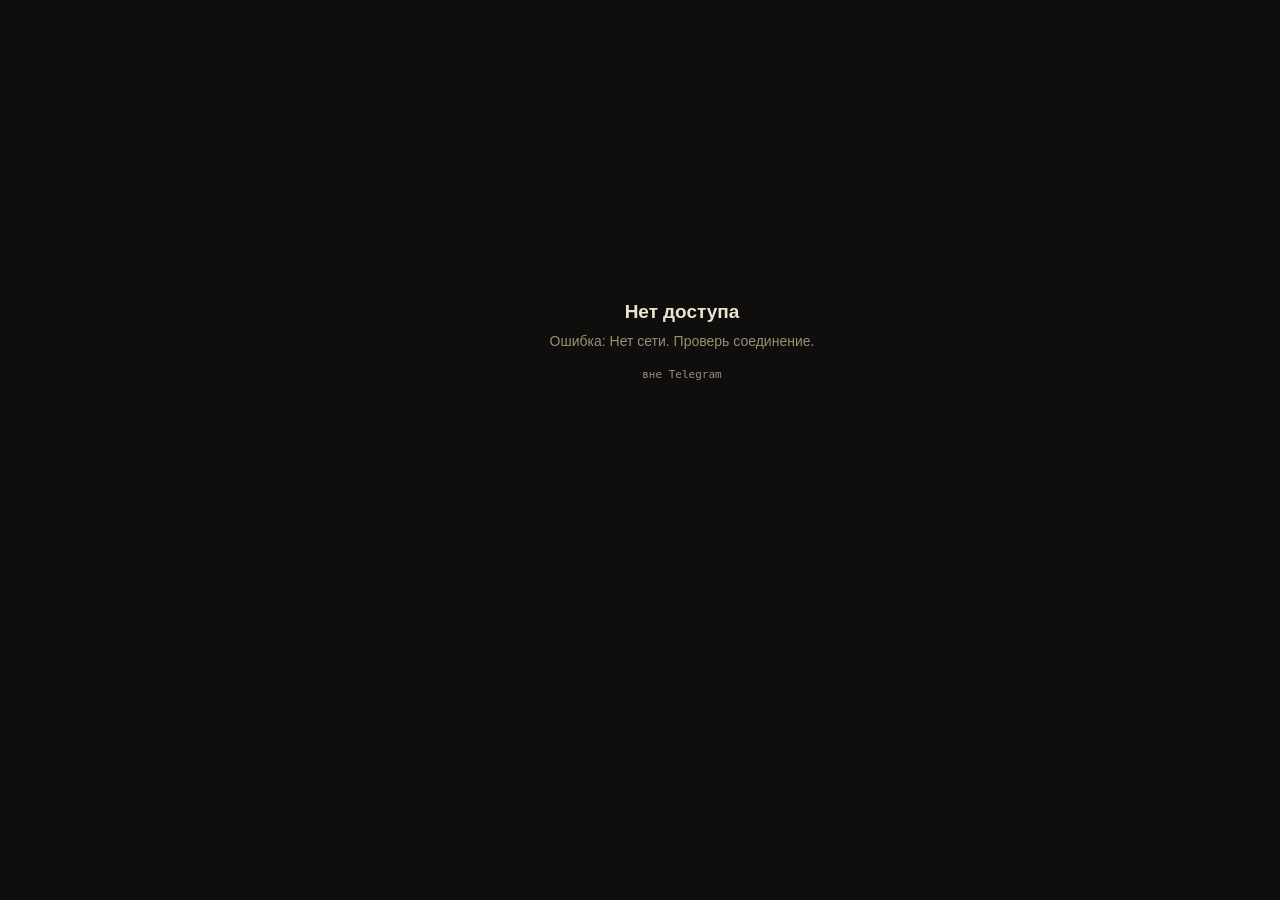
<file: index.html>
﻿<!doctype html>
<html lang="ru">
<head>
<meta charset="utf-8">
<meta name="viewport" content="width=device-width, initial-scale=1, viewport-fit=cover, maximum-scale=1">
<title>FTask</title>
<meta name="ftask-api" content="https://faimgenbot.duckdns.org/api">
<link rel="preconnect" href="https://fonts.googleapis.com">
<link rel="preconnect" href="https://fonts.gstatic.com" crossorigin>
<link href="https://fonts.googleapis.com/css2?family=Space+Grotesk:wght@500;600;700&display=swap" rel="stylesheet">
<!-- ?v= — версия ресурсов: бампать при КАЖДОЙ правке css/js (Telegram WebView кеширует агрессивно) -->
<link rel="stylesheet" href="css/app.css?v=20261108s7">
<link rel="stylesheet" href="css/wide.css?v=20261113c">
<!-- Общие модули широкой раскладки: у каждого свой ?v=. Разделы грузятся из реестра с ?v= от main.js. -->
<script type="importmap">{"imports":{
  "./js/wide/ui/screen-setup.js":"./js/wide/ui/screen-setup.js?v=20261109a1",
  "./js/wide/bridge.js":"./js/wide/bridge.js?v=20261110c1",
  "./js/wide/registry.js":"./js/wide/registry.js?v=20261111r1",
  "./js/wide/ui/accounts-rail.js":"./js/wide/ui/accounts-rail.js?v=20261111v1",
  "./js/wide/ui/badge.js":"./js/wide/ui/badge.js?v=20261113a",
  "./js/wide/ui/job-actions.js":"./js/wide/ui/job-actions.js?v=20261112f3",
  "./js/wide/ui/details.js":"./js/wide/ui/details.js?v=20261108s7",
  "./js/wide/ui/dialog.js":"./js/wide/ui/dialog.js?v=20261111v1",
  "./js/wide/ui/proxy-pick.js":"./js/wide/ui/proxy-pick.js?v=20261108s7",
  "./js/wide/ui/schedule-edit.js":"./js/wide/ui/schedule-edit.js?v=20261108s7",
  "./js/wide/ui/empty.js":"./js/wide/ui/empty.js?v=20261108s7",
  "./js/wide/ui/format.js":"./js/wide/ui/format.js?v=20261111v1",
  "./js/wide/ui/threads-activity.js":"./js/wide/ui/threads-activity.js?v=20261112f3",
  "./js/wide/ui/icons.js":"./js/wide/ui/icons.js?v=20261110c1",
  "./js/wide/ui/table.js":"./js/wide/ui/table.js?v=20261112f3",
  "./js/wide/ui/tree.js":"./js/wide/ui/tree.js?v=20261112f3",
  "./js/wide/ui/clusters.js":"./js/wide/ui/clusters.js?v=20261110c1",
  "./js/wide/ui/period.js":"./js/wide/ui/period.js?v=20261111r1",
  "./js/wide/ui/settings-form.js":"./js/wide/ui/settings-form.js?v=20261110c1",
  "./js/wide/ui/clones.js":"./js/wide/ui/clones.js?v=20261111p1"
}}</script>
<script src="https://telegram.org/js/telegram-web-app.js"></script>
</head>
<body>
<div id="splash"><video id="splashv" src="faim.mp4" autoplay muted playsinline preload="auto"></video><div class="skip">Пропустить ›</div></div>
<header class="hidden" id="hdr">
  <div class="brand">
    <div class="logo"><div class="mark">F</div><div class="name">FTask</div><span class="sync" id="sync" title="обновить"></span></div>
    <div class="user" id="user"></div>
  </div>
  <div class="rail" id="pipe"></div>
</header>
<nav id="nav" class="hidden" aria-label="Разделы"></nav>
<main id="app">
  <div class="gate"><div><div class="spin"></div><div class="gh">FTask</div>
    <p>Открываю реестр…</p></div></div>
</main>
<!-- карточка крео: на телефоне — слой поверх списка, на ПК — панель справа (body.split) -->
<aside class="detail empty" id="detail" aria-label="Карточка крео"></aside>
<div class="scrim" id="scrim" onclick="closeSheet()"></div>
<div class="sheet" id="sheet"></div>
<script src="js/core.js?v=20261110c1"></script>
<script src="js/catalog.js?v=20261108s7"></script>
<script src="js/download.js?v=20261108s7"></script>
<script src="js/upload.js?v=20261108s7"></script>
<script src="js/views.js?v=20261108s7"></script>
<script src="js/delivery.js?v=20261108s7"></script>
<script src="js/devices.js?v=20261110t1"></script>
<script src="js/content.js?v=20261109w2"></script>
<script src="js/autopost.js?v=20261110c1"></script>
<script>boot();</script>
<script type="module" src="js/wide/main.js?v=20261113c"></script>
</body>
</html>
</file>
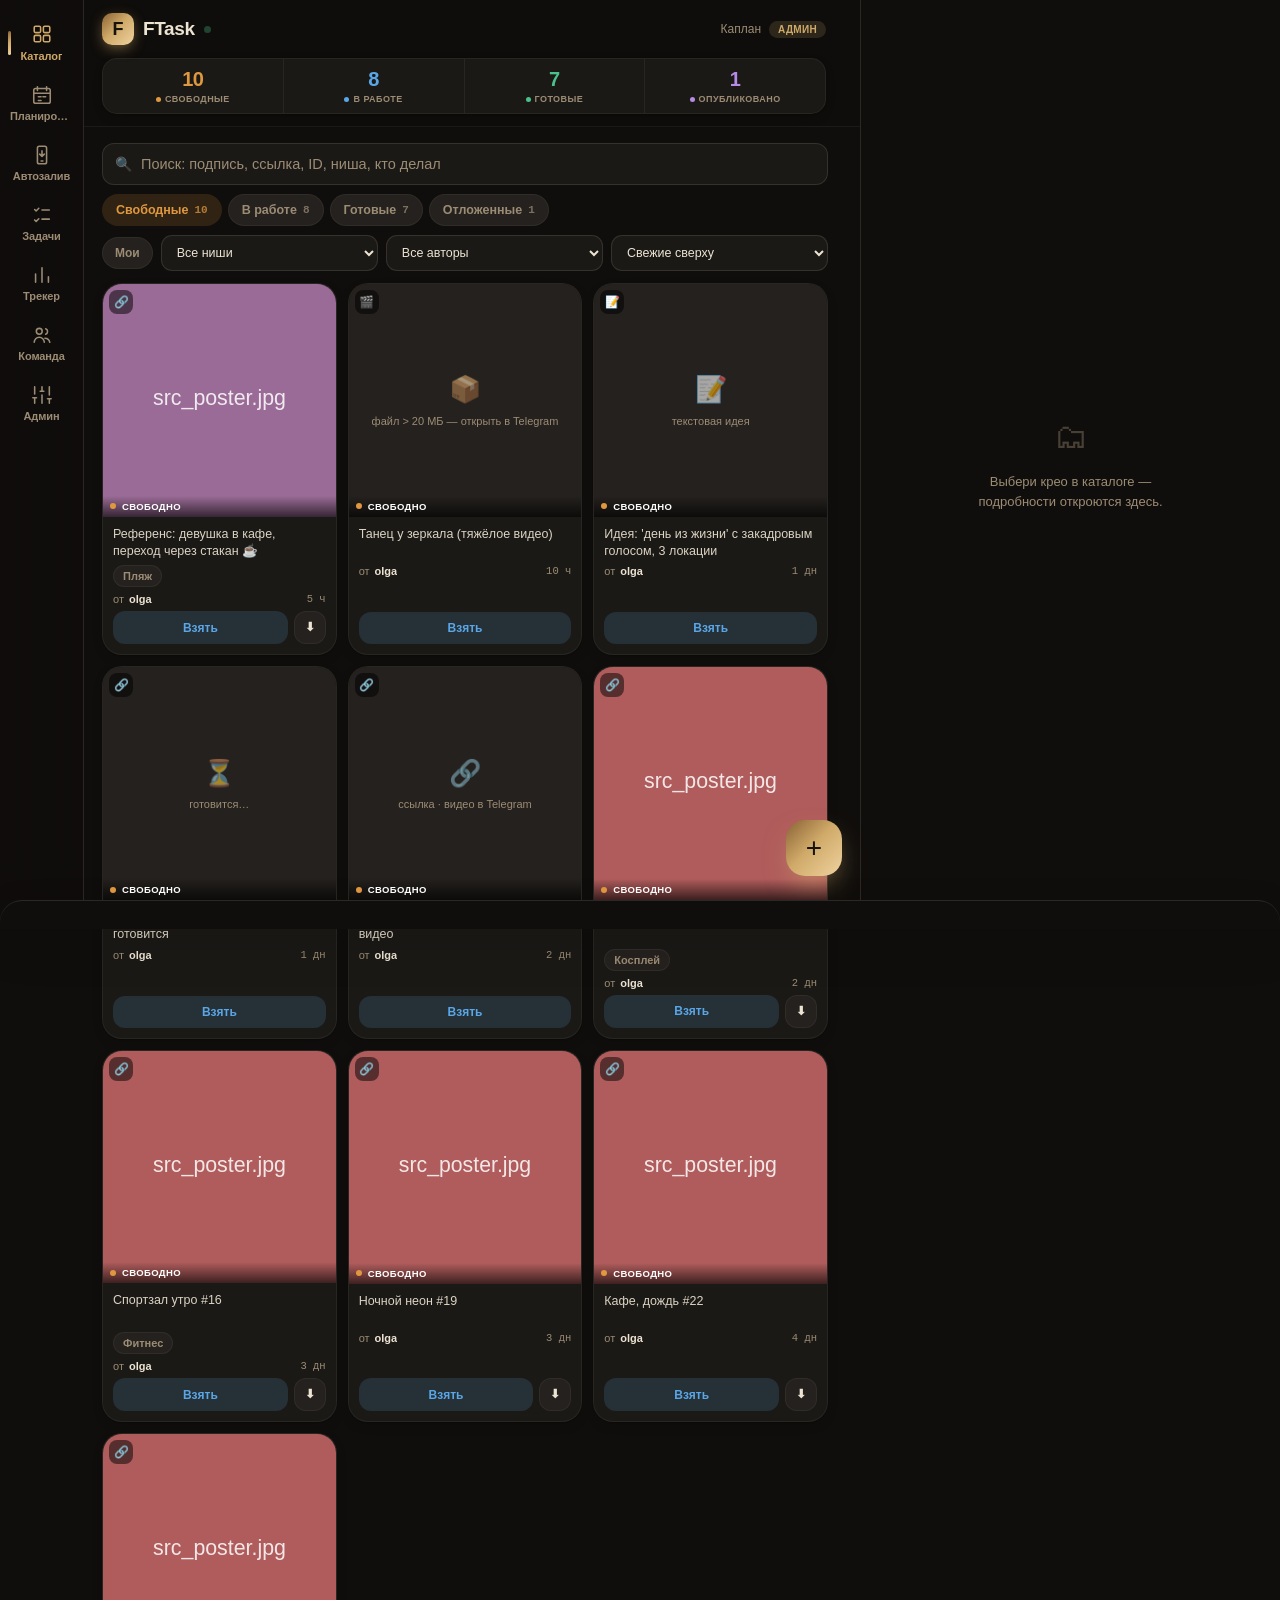
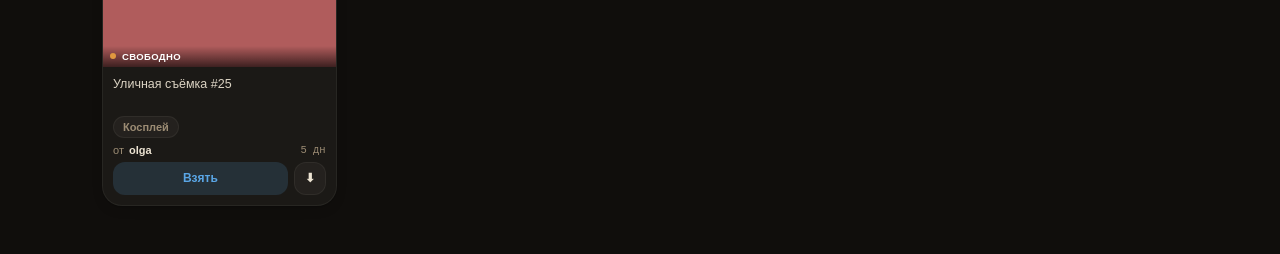
<file: tests/demo.html>
<!doctype html>
<html lang="ru">
<head>
<meta charset="utf-8">
<meta name="viewport" content="width=device-width, initial-scale=1, viewport-fit=cover, maximum-scale=1">
<title>FTask — demo (фикстуры, без сервера)</title>
<link rel="stylesheet" href="../css/app.css?v=dev">
<!-- Демо-режим: тот же фронт, вымышленные данные, к edge не обращается. Для скриншотов и ручной проверки.
     ?tab=cat&view=done&open=5&me=2 — стартовое состояние. -->
</head>
<body>
<header class="hidden" id="hdr">
  <div class="brand">
    <div class="logo"><div class="mark">F</div><div class="name">FTask</div><span class="sync" id="sync" title="обновить"></span></div>
    <div class="user" id="user"></div>
  </div>
  <div class="rail" id="pipe"></div>
</header>
<nav id="nav" class="hidden" aria-label="Разделы"></nav>
<main id="app"><div class="gate"><div><div class="spin"></div><div class="gh">FTask</div><p>demo…</p></div></div></main>
<aside class="detail empty" id="detail" aria-label="Карточка крео"></aside>
<div class="scrim" id="scrim" onclick="closeSheet()"></div>
<div class="sheet" id="sheet"></div>
<script type="module">
import { makeServer } from "./demo-data.js";
const q = new URLSearchParams(location.search);
const srv = makeServer(+(q.get("me") || 1));
window.__FTASK_DEMO__ = (a, p) => srv.handle(a, p);
window.__DEMO_SERVER__ = srv;
try { localStorage.removeItem("ftask.prefs"); sessionStorage.setItem("splashSeen", "1"); } catch (e) {}
const load = (src) => new Promise((res, rej) => { const s = document.createElement("script"); s.src = src; s.onload = res; s.onerror = rej; document.body.appendChild(s); });
for (const f of ["core", "catalog", "download", "upload", "views", "delivery", "devices", "content"]) await load("../js/" + f + ".js?v=dev");
await boot();
if (q.get("tab")) S.tab = q.get("tab");
if (q.get("view")) S.view = q.get("view");
if (q.get("open")) S.open = +q.get("open");
if (q.get("pick")==="1") S.deliveryPick = [latestVideo(S.creos.find(c=>c.id===5))].filter(Boolean);
if (q.get("tab") || q.get("view") || q.get("open")) { header(); render(); }
if (q.get("wizard")==="1") { const c=S.creos.find(x=>x.id===5); await openDeliveryWizard(q.get("mode")==="scheduled"?"scheduled":"immediate",[latestVideo(c)]); }
document.body.classList.add("revealed");
document.title = "FTask demo ready";
</script>
</body>
</html>
</file>
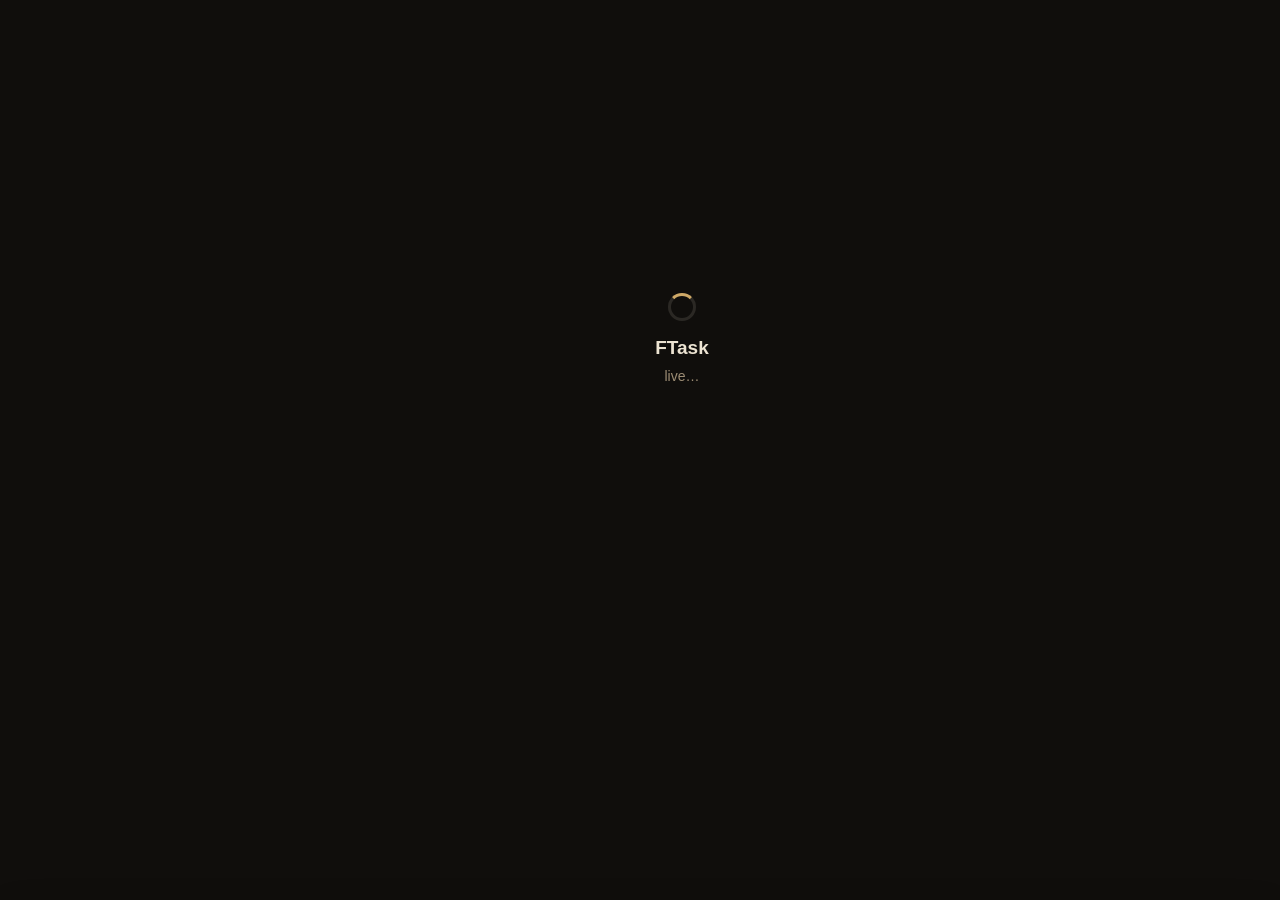
<file: tests/live.html>
<!doctype html>
<html lang="ru">
<head>
<meta charset="utf-8">
<meta name="viewport" content="width=device-width, initial-scale=1, viewport-fit=cover, maximum-scale=1">
<title>FTask live</title>
<link rel="stylesheet" href="../css/app.css?v=dev">
<!-- Настоящие страницы с настоящим локальным API, без Telegram. Только для проверки на этой машине:
     ?api=http://127.0.0.1:18787&user=517207658. Сервер должен работать с ALLOW_TEST_AUTH=1, на проде этого нет. -->
</head>
<body>
<header class="hidden" id="hdr">
  <div class="brand">
    <div class="logo"><div class="mark">F</div><div class="name">FTask</div><span class="sync" id="sync" title="обновить"></span></div>
    <div class="user" id="user"></div>
  </div>
  <div class="rail" id="pipe"></div>
</header>
<nav id="nav" class="hidden" aria-label="Разделы"></nav>
<main id="app"><div class="gate"><div><div class="spin"></div><div class="gh">FTask</div><p>live…</p></div></div></main>
<aside class="detail empty" id="detail" aria-label="Карточка крео"></aside>
<div class="scrim" id="scrim" onclick="closeSheet()"></div>
<div class="sheet" id="sheet"></div>
<script type="module">
const q = new URLSearchParams(location.search);
const base = q.get("api") || location.origin;
if (!/^http:\/\/(127\.0\.0\.1|localhost):/.test(base)) throw new Error("local API only");
const user = {id: Number(q.get("user") || 517207658), username: "live", first_name: "Live"};
window.__FTASK_DEMO__ = async (action, p) => {
  const r = await fetch(base + "/api", {method: "POST", headers: {"content-type": "application/json", "x-test-user": JSON.stringify(user)}, body: JSON.stringify({action, ...p})});
  const d = await r.json().catch(() => ({}));
  if (!r.ok) { const e = new Error(d.error || "HTTP " + r.status); e.data = d; throw e; }
  return d;
};
try { sessionStorage.setItem("splashSeen", "1"); } catch (e) {}
const load = (src) => new Promise((res, rej) => { const s = document.createElement("script"); s.src = src; s.onload = res; s.onerror = rej; document.body.appendChild(s); });
for (const f of ["core", "catalog", "download", "upload", "views", "delivery", "devices", "content"]) await load("../js/" + f + ".js?v=dev");
await boot();
if (q.get("sub")) { S.tab = "auto"; S.autoTab = q.get("sub"); header(); render(); }
document.body.classList.add("revealed");
</script>
</body>
</html>
</file>
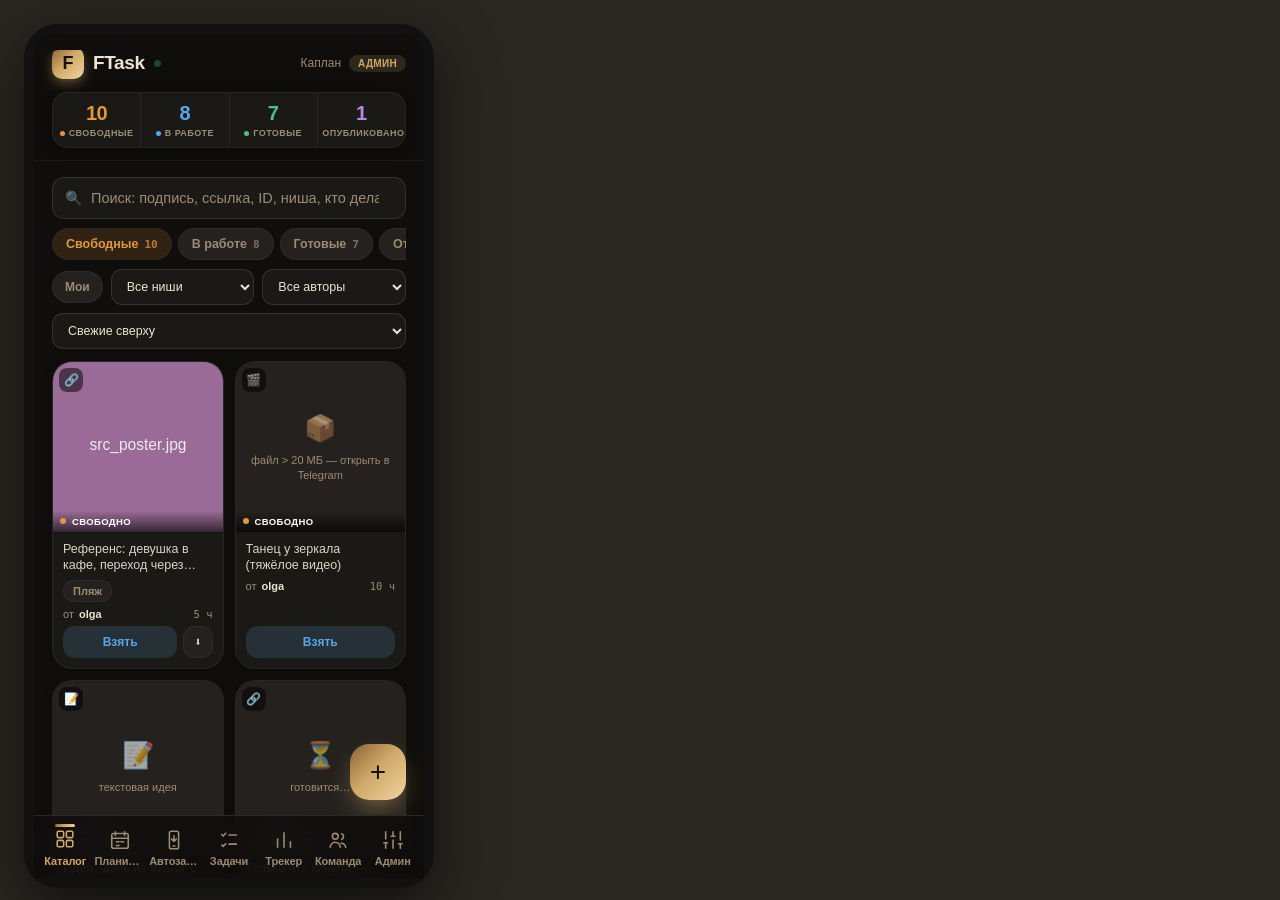
<file: tests/phone.html>
<!doctype html><html lang="ru"><head><meta charset="utf-8"><title>FTask — телефон 390×844</title>
<style>html,body{margin:0;background:#2a2622;height:100%}
.ph{position:absolute;left:24px;top:24px;width:390px;height:844px;border:10px solid #111;border-radius:34px;overflow:hidden;background:#000;box-shadow:0 20px 60px rgba(0,0,0,.6)}
iframe{border:0;width:390px;height:844px;display:block}</style>
<!-- Реальный вьюпорт 390px: headless Edge не даёт окно уже ~492px, поэтому телефон эмулируем iframe.
     Параметры demo передаются как есть: phone.html?tab=cat&view=work&open=3 -->
</head><body><div class="ph"><iframe id="f"></iframe></div>
<script>document.getElementById("f").src="demo.html"+location.search;</script>
</body></html>
</file>
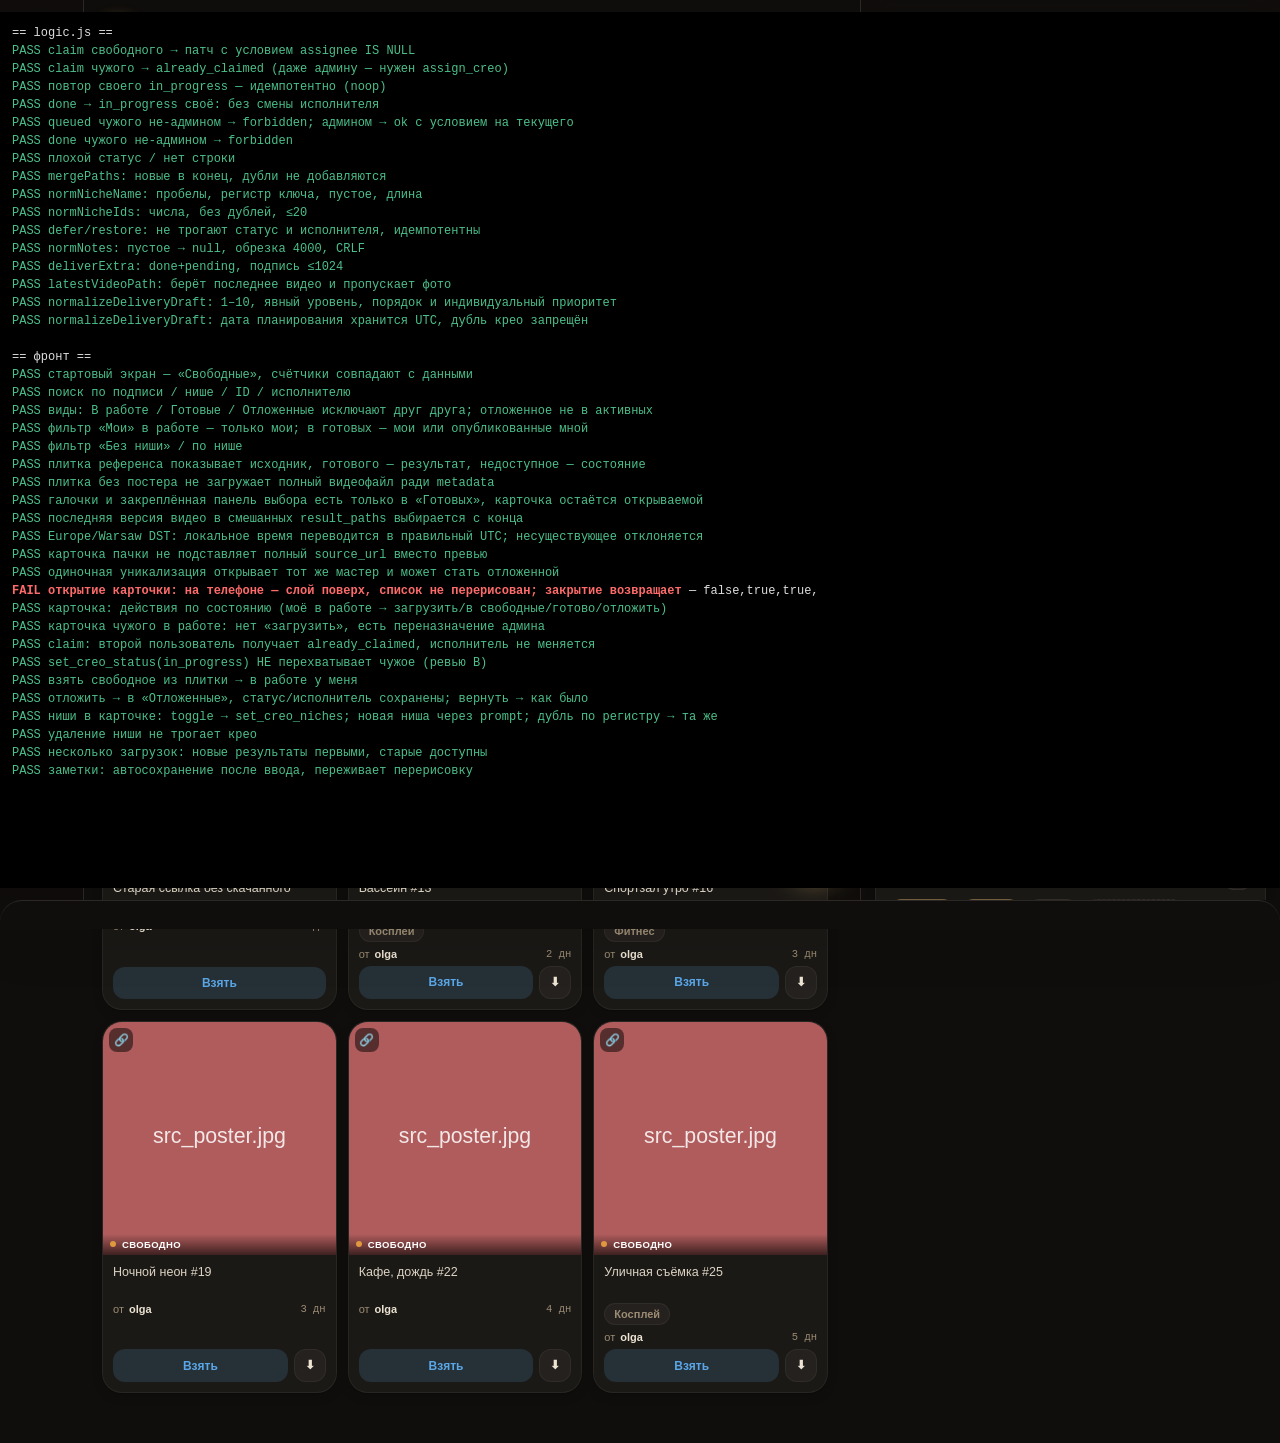
<file: tests/run.html>
<!doctype html>
<html lang="ru">
<head>
<meta charset="utf-8">
<meta name="viewport" content="width=device-width, initial-scale=1">
<title>FTask — тесты</title>
<link rel="stylesheet" href="../css/app.css?v=dev">
<style>#results{position:fixed;left:0;top:0;right:0;bottom:0;z-index:999;background:#000;color:#ddd;font:12px/1.5 monospace;padding:12px;overflow:auto;white-space:pre-wrap}
#results .ok{color:#4CC08A}#results .fail{color:#ff6b6b;font-weight:700}</style>
<!-- Запуск: msedge --headless=new --allow-file-access-from-files --window-size=390,844 --virtual-time-budget=20000 --dump-dom tests/run.html
     Итог в <pre id="results"> и в <title> (RESULT: N passed, M failed). Мобильная ширина по умолчанию;
     ?split=1 — проверки трёхколоночного режима (окно ≥1024 в ландшафте). -->
</head>
<body>
<header class="hidden" id="hdr"><div class="brand"><div class="logo"><div class="mark">F</div><div class="name">FTask</div><span class="sync" id="sync"></span></div><div class="user" id="user"></div></div><div class="rail" id="pipe"></div></header>
<nav id="nav" class="hidden"></nav>
<main id="app"></main>
<aside class="detail empty" id="detail"></aside>
<div class="scrim" id="scrim" onclick="closeSheet()"></div>
<div class="sheet" id="sheet"></div>
<pre id="results">running…</pre>
<script type="module">
import { makeServer, makeFixtures } from "./demo-data.js";
import * as L from "../supabase/functions/kreo-api/logic.js";
const R = document.getElementById("results"); let pass = 0, fail = 0;
const log = (ok, name, extra) => { pass += ok ? 1 : 0; fail += ok ? 0 : 1; R.innerHTML += '<span class="' + (ok ? "ok" : "fail") + '">' + (ok ? "PASS " : "FAIL ") + name + '</span>' + (extra ? " — " + extra : "") + "\n"; };
const eq = (a, b) => JSON.stringify(a) === JSON.stringify(b);
const T = async (name, fn) => { try { const r = await fn(); if (r === true || r === undefined) log(true, name); else log(false, name, String(r)); } catch (e) { log(false, name, e && e.stack ? e.stack.split("\n").slice(0, 2).join(" ") : String(e)); } };
const sleep = (ms) => new Promise((r) => setTimeout(r, ms));
const $ = (s, root) => (root || document).querySelector(s);

/* ================= 1. logic.js — контракт сервера (чистые функции) ================= */
R.innerHTML = "== logic.js ==\n";
const now = "2026-09-13T00:00:00Z";
await T("claim свободного → патч с условием assignee IS NULL", () => { const r = L.statusTransition({ cur: { status: "queued", assignee_tg_id: null }, me: 1, isAdmin: false, target: "in_progress", nowIso: now });
  return r.ok && r.patch.assignee_tg_id === 1 && r.cond.assignee_null === true || JSON.stringify(r); });
await T("claim чужого → already_claimed (даже админу — нужен assign_creo)", () => { const a = L.statusTransition({ cur: { status: "in_progress", assignee_tg_id: 2 }, me: 1, isAdmin: false, target: "in_progress", nowIso: now });
  const b = L.statusTransition({ cur: { status: "in_progress", assignee_tg_id: 2 }, me: 1, isAdmin: true, target: "in_progress", nowIso: now });
  return a.error === "already_claimed" && b.error === "already_claimed" || JSON.stringify([a, b]); });
await T("повтор своего in_progress — идемпотентно (noop)", () => { const r = L.statusTransition({ cur: { status: "in_progress", assignee_tg_id: 1 }, me: 1, isAdmin: false, target: "in_progress", nowIso: now }); return r.ok && r.noop === true || JSON.stringify(r); });
await T("done → in_progress своё: без смены исполнителя", () => { const r = L.statusTransition({ cur: { status: "done", assignee_tg_id: 1 }, me: 1, isAdmin: false, target: "in_progress", nowIso: now }); return r.ok && !("assignee_tg_id" in r.patch) && r.cond.assignee === 1 || JSON.stringify(r); });
await T("queued чужого не-админом → forbidden; админом → ok с условием на текущего", () => { const a = L.statusTransition({ cur: { status: "in_progress", assignee_tg_id: 2 }, me: 1, isAdmin: false, target: "queued", nowIso: now });
  const b = L.statusTransition({ cur: { status: "in_progress", assignee_tg_id: 2 }, me: 1, isAdmin: true, target: "queued", nowIso: now });
  return a.error === "forbidden" && b.ok && b.patch.assignee_tg_id === null && b.cond.assignee === 2 || JSON.stringify([a, b]); });
await T("done чужого не-админом → forbidden", () => L.statusTransition({ cur: { status: "in_progress", assignee_tg_id: 2 }, me: 1, isAdmin: false, target: "done", nowIso: now }).error === "forbidden");
await T("плохой статус / нет строки", () => L.statusTransition({ cur: { status: "queued" }, me: 1, target: "posted", nowIso: now }).error === "bad_status" && L.statusTransition({ cur: null, me: 1, target: "done" }).error === "not_found");
await T("mergePaths: новые в конец, дубли не добавляются", () => eq(L.mergePaths(["a", "b"], ["b", "c", "", "c"]), ["a", "b", "c"]) && eq(L.mergePaths(null, ["x"]), ["x"]));
await T("normNicheName: пробелы, регистр ключа, пустое, длина", () => L.normNicheName("  Кос   плей ") === "Кос плей" && L.normNicheName("   ") === null && L.nicheKey("  КОСПЛЕЙ ") === "косплей" && L.normNicheName("x".repeat(80)).length === 60);
await T("normNicheIds: числа, без дублей, ≤20", () => eq(L.normNicheIds(["1", 2, 2, "x", -1, 0]), [1, 2]) && L.normNicheIds(Array.from({ length: 30 }, (_, i) => i + 1)).length === 20);
await T("defer/restore: не трогают статус и исполнителя, идемпотентны", () => { const d = L.deferPatch({ cur: { status: "in_progress", assignee_tg_id: 2 }, me: 1, nowIso: now });
  const d2 = L.deferPatch({ cur: { deferred_at: now }, me: 1, nowIso: now }); const r = L.restorePatch({ cur: { deferred_at: now } }); const r2 = L.restorePatch({ cur: {} });
  return d.ok && !("status" in d.patch) && !("assignee_tg_id" in d.patch) && d2.noop && r.patch.deferred_at === null && r2.noop || JSON.stringify([d, d2, r, r2]); });
await T("normNotes: пустое → null, обрезка 4000, CRLF", () => L.normNotes("  ") === null && L.normNotes("a\r\nb") === "a\nb" && L.normNotes("x".repeat(5000)).length === 4000);
await T("deliverExtra: done+pending, подпись ≤1024", () => { const e = L.deliverExtra({ caption: "c".repeat(2000), nowIso: now }); return e.status === "done" && e.delivery_state === "pending" && e.result_caption.length === 1024; });
await T("latestVideoPath: берёт последнее видео и пропускает фото", () => { const r=L.latestVideoPath({result_paths:["a.mp4","b.jpg","c.mov","d.png"]});return r.path==="c.mov"&&r.index===2; });
await T("normalizeDeliveryDraft: 1–10, явный уровень, порядок и индивидуальный приоритет", () => { const r=L.normalizeDeliveryDraft({mode:"immediate",timezone:"Europe/Warsaw",default_level:"medium",items:[{creo_id:7},{creo_id:8,uniq_level:"strong"}]});return r.ok&&r.value.items[0].position===0&&r.value.items[0].uniq_level==="medium"&&r.value.items[1].uniq_level==="strong"&&!L.normalizeDeliveryDraft({timezone:"UTC",default_level:"none",items:[{creo_id:1}]}).ok; });
await T("normalizeDeliveryDraft: дата планирования хранится UTC, дубль крео запрещён", () => { const a=L.normalizeDeliveryDraft({mode:"scheduled",deliver_at:"2026-10-25T16:00:00Z",timezone:"Europe/Warsaw",default_level:"weak",items:[{creo_id:1}]});const b=L.normalizeDeliveryDraft({mode:"immediate",timezone:"UTC",default_level:"weak",items:[{creo_id:1},{creo_id:1}]});return a.ok&&a.value.deliver_at==="2026-10-25T16:00:00.000Z"&&b.error==="bad_items"; });

/* ================= 2. фронт на фикстурах (demo-сервер = та же логика) ================= */
R.innerHTML += "\n== фронт ==\n";
const srv = makeServer(1);
window.__FTASK_DEMO__ = (a, p) => srv.handle(a, p);
try { localStorage.removeItem("ftask.prefs"); } catch (e) {}
const load = (src) => new Promise((res, rej) => { const s = document.createElement("script"); s.src = src; s.onload = res; s.onerror = rej; document.body.appendChild(s); });
for (const f of ["core", "catalog", "download", "upload", "views", "delivery", "devices", "content"]) await load("../js/" + f + ".js?v=dev");
await boot();
const split = new URLSearchParams(location.search).get("split") === "1";
const cardsN = () => document.querySelectorAll(".cc").length;

await T("стартовый экран — «Свободные», счётчики совпадают с данными", () => S.tab === "cat" && S.view === "free" && cardsN() === catList("free").length && cardsN() === 10 || "cards=" + cardsN());
await T("поиск по подписи / нише / ID / исполнителю", () => { S.q = "косплей"; render(); const a = catList(); S.view = "work"; const b = catList();
  S.q = "#3"; const c = catList(); S.q = "Каплан"; const d = catList(); S.q = "Кафе"; S.view = "free"; const e = catList(); S.q = ""; render();
  const has = (l, t) => l.length && l.every((x) => catText(x).includes(t));
  return has(a, "косплей") && has(b, "косплей") && c.length === 1 && c[0].id === 3 && d.every((x) => x.assignee_tg_id === 1) && d.length >= 1 && has(e, "кафе")
    || [a.length, b.length, c.length, d.length, e.length].join(","); });
await T("виды: В работе / Готовые / Отложенные исключают друг друга; отложенное не в активных", () => {
  const f = catList("free"), w = catList("work"), d = catList("done"), z = catList("deferred"); const ids = (l) => l.map((c) => c.id);
  const inter = ids(f).filter((i) => ids(w).includes(i) || ids(d).includes(i) || ids(z).includes(i));
  return inter.length === 0 && z.length === 1 && z[0].id === 6 && !ids(f).includes(6) || "z=" + ids(z); });
await T("фильтр «Мои» в работе — только мои; в готовых — мои или опубликованные мной", () => { S.view = "work"; S.mine = true; const w = catList(); S.view = "done"; const d = catList(); S.mine = false; S.view = "free";
  return w.every((c) => c.assignee_tg_id === 1) && w.length > 0 && d.every((c) => c.assignee_tg_id === 1 || iPosted(c)) || "w=" + w.length; });
await T("фильтр «Без ниши» / по нише", () => { S.view = "work"; S.niche = "none"; const a = catList(); S.niche = "1"; const b = catList(); S.niche = ""; S.view = "free";
  return a.every((c) => !c.niche_ids.length) && b.every((c) => c.niche_ids.includes(1)) && b.length >= 1 || "a=" + a.length + " b=" + b.length; });
await T("плитка референса показывает исходник, готового — результат, недоступное — состояние", () => {
  const m1 = tileMedia(S.creos.find((c) => c.id === 1)), m5 = tileMedia(S.creos.find((c) => c.id === 5)), m2 = tileMedia(S.creos.find((c) => c.id === 2));
  return m1.lbl === "исходник" && m1.ref[1] === "source_poster_url" && m5.lbl === "результат" && m2.none === true && srcState(S.creos.find((c) => c.id === 2)).txt.includes("20 МБ") || JSON.stringify([m1, m5, m2]); });
await T("плитка без постера не загружает полный видеофайл ради metadata", () => {
  const done=tileMedia({id:90,status:"done",result_paths:["90/final.mp4"],result_urls:["https://media/final.mp4"]});
  const source=tileMedia({id:91,status:"queued",source_paths:["91/source.mp4"],source_urls:["https://media/source.mp4"]});
  return done.none===true&&source.none===true&&!done.vid&&!source.vid;
});
await T("галочки и закреплённая панель выбора есть только в «Готовых», карточка остаётся открываемой", () => {S.view="done";S.deliveryPick=[];render();const c=S.creos.find(x=>x.id===5),card=document.querySelector('.cc[data-open="5"]');const badge=card.querySelector('[data-dpick="5"]');const barShown=!!document.querySelector("#pickbar")&&document.querySelector("#dnow").disabled;badge.click();const selected=pickHas(5)&&S.deliveryPick.length===1&&!!document.querySelector(".pickstrip [data-dpick=\"5\"]")&&!document.querySelector("#dnow").disabled;card.click();const opened=S.open===5;closeDetail(true);S.deliveryPick=[];S.view="free";render();return barShown&&selected&&opened&&!document.querySelector(".pickbar");});
await T("последняя версия видео в смешанных result_paths выбирается с конца", () => {const c={id:99,result_paths:["v1.mp4","photo.jpg","v2.webm","new.png"],result_urls:["1","2","3","4"]};const v=latestVideo(c);return v.source_path==="v2.webm"&&v.source_index===2&&v.url==="3";});
await T("Europe/Warsaw DST: локальное время переводится в правильный UTC; несуществующее отклоняется", () => zonedToIso("2026-09-20T17:00","Europe/Warsaw")==="2026-09-20T15:00:00.000Z"&&zonedToIso("2026-03-29T02:30","Europe/Warsaw")===null);
await T("карточка пачки не подставляет полный source_url вместо превью", () => !batchCard({id:1,status:"ready",mode:"immediate",items:[{uniq_level:"weak",source_url:"https://media/full.mp4"}]}).includes("full.mp4"));
await T("одиночная уникализация открывает тот же мастер и может стать отложенной", async () => {const c=S.creos.find(x=>x.id===5),v=latestVideo(c);await openDeliveryWizard("immediate",[v]);const scheduled=document.querySelector('[data-dmode="scheduled"]');scheduled.click();const ok=S.deliveryDraft.mode==="scheduled"&&!!document.getElementById("dwtime")&&!!document.getElementById("dwtz");closeDeliveryWizard();return ok;});
await T("открытие карточки: на телефоне — слой поверх, список не перерисован; закрытие возвращает", async () => {
  S.view = "work"; render(); const grid = $(".cgrid"); openDetail(3); await sleep(50);
  const d = $("#detail"); const shown = split ? d.classList.contains("empty") === false : d.classList.contains("show");
  const same = $(".cgrid") === grid; const open = $('.cc[data-open="3"]').classList.contains("open");
  closeDetail(); await sleep(50);
  return shown && same && open && S.open === null && !$("#detail").classList.contains("show") || [shown, same, open, S.open].join(","); });
await T("карточка: действия по состоянию (моё в работе → загрузить/в свободные/готово/отложить)", () => { openDetail(3); const acts = [...document.querySelectorAll("#detail [data-dact]")].map((b) => b.dataset.dact);
  return ["upload", "queue", "done", "defer"].every((a) => acts.includes(a)) || acts.join(","); });
await T("карточка чужого в работе: нет «загрузить», есть переназначение админа", () => { openDetail(4); const acts = [...document.querySelectorAll("#detail [data-dact]")].map((b) => b.dataset.dact);
  return !acts.includes("upload") && !!$("#dassign") || acts.join(","); });
await T("claim: второй пользователь получает already_claimed, исполнитель не меняется", async () => {
  const srv2 = makeServer(2, srv.db); let err = null; try { await srv2.handle("claim_creo", { id: 3 }); } catch (e) { err = e; }
  return err && err.message === "already_claimed" && srv.db.creos.find((c) => c.id === 3).assignee_tg_id === 1 || String(err); });
await T("set_creo_status(in_progress) НЕ перехватывает чужое (ревью B)", async () => {
  const srv2 = makeServer(2, srv.db); let err = null; try { await srv2.handle("set_creo_status", { id: 3, status: "in_progress", claim: true }); } catch (e) { err = e; }
  return err && err.message === "already_claimed" && srv.db.creos.find((c) => c.id === 3).assignee_tg_id === 1 || String(err); });
await T("взять свободное из плитки → в работе у меня", async () => { S.view = "free"; render(); await creoAction("claim", 1); const c = S.creos.find((x) => x.id === 1);
  return c.status === "in_progress" && c.assignee_tg_id === 1 && catList("work").some((x) => x.id === 1) || c.status; });
await T("отложить → в «Отложенные», статус/исполнитель сохранены; вернуть → как было", async () => { await creoAction("defer", 1); const c = S.creos.find((x) => x.id === 1);
  const a = !!c.deferred_at && c.status === "in_progress" && c.assignee_tg_id === 1 && catList("deferred").some((x) => x.id === 1) && !catList("work").some((x) => x.id === 1);
  await creoAction("restore", 1); const b = !c.deferred_at && c.status === "in_progress" && catList("work").some((x) => x.id === 1);
  return a && b || [a, b].join(","); });
await T("ниши в карточке: toggle → set_creo_niches; новая ниша через prompt; дубль по регистру → та же", async () => {
  openDetail(1); await setNiches(1, [1, 2]); const c = S.creos.find((x) => x.id === 1); const a = eq(c.niche_ids, [1, 2]);
  window.prompt = () => "  кОсплей "; const n = await newNiche(); const b = n && n.id === 1 && S.niches.length === 3;
  window.prompt = () => "Ретро"; const n2 = await newNiche(); const d = n2 && n2.name === "Ретро" && S.niches.some((x) => x.name === "Ретро");
  window.prompt = () => "   "; const n3 = await newNiche(); return a && b && d && n3 === null || [a, b, d, n3].join(","); });
await T("удаление ниши не трогает крео", async () => { const before = S.creos.length; await srv.handle("delete_niche", { id: 3 }); const d = await srv.handle("bootstrap"); absorb(d);
  return S.creos.length === before && !S.niches.some((n) => n.id === 3) && S.creos.every((c) => !c.niche_ids.includes(3)) || "len"; });
await T("несколько загрузок: новые результаты первыми, старые доступны", async () => { openDetail(5); await srv.handle("deliver_creo", { id: 5, paths: ["2/9_zz_v3.jpg"], caption: "v3", niche_ids: [1] });
  const d = await srv.handle("bootstrap"); absorb(d); S._sig = sigOf(); renderDetail();
  const rows = [...document.querySelectorAll("#detail .result-files .rrow .rn")].map((x) => x.textContent); const c = S.creos.find((x) => x.id === 5);
  return c.result_paths.length === 3 && rows.length === 3 && rows[0].startsWith("v3.jpg") && rows[0].includes("последний") && rows[2].includes("результат 1 из 3")
    && $("#detail .rrow.new") && frames(c).filter((f) => f.res)[0].n === 3 || rows.join("|"); });
await T("заметки: автосохранение после ввода, переживает перерисовку", async () => { openDetail(1); const n = $("#dnotes"); n.value = "переделать свет"; n.dispatchEvent(new Event("input")); await sleep(950);
  const c = S.creos.find((x) => x.id === 1); render(); openDetail(1); return c.notes === "переделать свет" && $("#dnotes").value === "переделать свет" || String(c.notes); });
await T("заметки при ошибке сети: состояние «не сохранилось», текст в поле остаётся", async () => { srv.fail = { set_notes: true }; openDetail(1); const n = $("#dnotes"); n.value = "офлайн текст"; n.dispatchEvent(new Event("input")); await sleep(950);
  const st = $("#nstate").textContent; const keep = $("#dnotes").value === "офлайн текст"; srv.fail = null; return st.includes("не сохранилось") && keep || st; });
await T("сетевая ошибка действия → понятный тост, состояние не сломано", async () => { srv.fail = { defer_creo: true }; let toasts = document.querySelectorAll(".toast").length; await creoAction("defer", 4);
  const c = S.creos.find((x) => x.id === 4); srv.fail = null; return !c.deferred_at && document.querySelectorAll(".toast").length > toasts && [...document.querySelectorAll(".toast")].some((t) => t.textContent.includes("сети")) || "toast"; });
await T("медиа: свежие подписанные URL подставляются без перерисовки (E)", async () => { S.view = "free"; S.q = ""; render(); const img = $('.cc img[data-mref]'); const before = img.getAttribute("src");
  const grid = $(".cgrid"); await poll(); const after = img.getAttribute("src"); return before !== after && $(".cgrid") === grid && after === mediaUrl(...img.dataset.mref.split("|")) || "same url"; });
await T("медиа: играющее видео не трогаем при refresh", () => { const v = document.createElement("video"); v.dataset.mref = "5|result_urls|1"; v.src = "x"; Object.defineProperty(v, "paused", { value: false }); document.body.appendChild(v);
  refreshMedia(document.body); const keep = v.getAttribute("src") === "x"; v.remove(); return keep; });
await T("черновик задачи: ввод → смена вкладки → возврат, текст и исполнители на месте (D)", async () => { S.tab = "tasks"; render(); $("#tShow").click(); const t = $("#tT"); t.value = "Новая незаписанная"; t.dispatchEvent(new Event("input"));
  $('[data-asg="2"]').click(); S.tab = "cat"; header(); render(); S.tab = "tasks"; header(); render();
  const ok = $("#tT").value === "Новая незаписанная" && $("#asgCnt").textContent === "1" && JSON.parse(localStorage.getItem("ftask.prefs")).tDraft.title === "Новая незаписанная";
  $("#tCancel").click(); return ok && !S.tDraft.title || "draft lost"; });
await T("переход между вкладками сохраняет фильтры каталога", () => { S.tab = "cat"; S.view = "done"; S.pub = "any"; S.q = "кафе"; savePrefs(); S.tab = "team"; header(); render(); S.tab = "cat"; header(); render();
  const ok = S.view === "done" && S.pub === "any" && $("#cq").value === "кафе"; S.q = ""; S.pub = ""; S.view = "free"; savePrefs(); return ok; });
await T("Трекер: вступления, воронка и мои аккаунты доступны из навигации", async () => { S.tab = "keitaro"; S.keitTab = "joins"; render(); await sleep(50); const a = !!$(".lead"); S.keitTab = "funnel"; S.funnel = null; render(); await sleep(50); const f = !!$(".sgrid") && !!$(".lead"); S.keitTab = "acc"; render(); const b = !!$(".accrow"); S.tab = "cat"; return a && f && b || [a, f, b].join(","); });
await T("Команда: люди и статистика", () => { S.tab = "team"; S.teamTab = "people"; render(); const a = document.querySelectorAll(".row").length === 3; S.teamTab = "stats"; render(); const b = !!$(".sgrid"); S.tab = "cat"; return a && b; });
await T("лист загрузки: ниши крео подставлены, «+ Новая ниша» есть", () => { openSheet(5); const on = [...document.querySelectorAll('#sheet [data-un].on')].map((b) => +b.dataset.un); const add = !!$('#sheet [data-un="new"]'); closeSheet(); return eq(on.sort(), [1]) && add || on.join(","); });
await T("удаление крео закрывает карточку", async () => { openDetail(10); window.confirm = () => true; await delCreo(10); return S.open === null && !S.creos.some((c) => c.id === 10); });

const {runDeviceTests} = await import("./device-tests.js");
await runDeviceTests(T, srv);
const {runContentTests} = await import("./content-tests.js");
await runContentTests(T, srv);
const {runDownloadTests} = await import("./download-tests.js");
await runDownloadTests(T);
document.title = "RESULT: " + pass + " passed, " + fail + " failed";
R.innerHTML += "\n" + document.title;
</script>
</body>
</html>
</file>
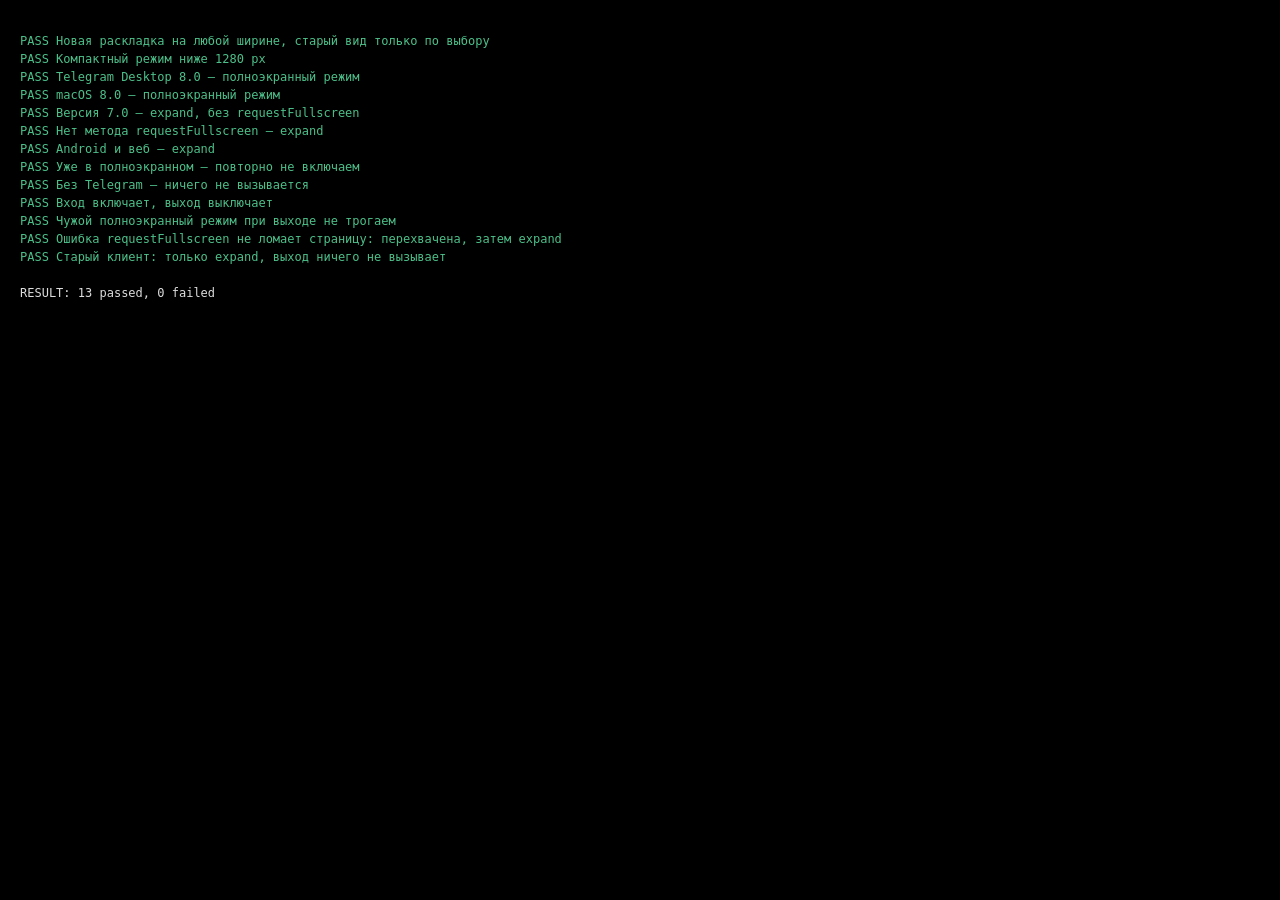
<file: tests/wide-tests.html>
<!doctype html>
<html lang="ru">
<head>
<meta charset="utf-8">
<title>FTask — тесты широкой раскладки</title>
<style>body{background:#000;color:#ddd;font:12px/1.5 monospace;padding:12px}.ok{color:#4CC08A}.fail{color:#ff6b6b;font-weight:700}</style>
</head>
<body>
<pre id="out"></pre>
<script type="module">
// Правила полноэкранного режима и выбора раскладки, без сервера и без Telegram. Итог в заголовке: RESULT: N passed, M failed.
const V = Date.now();
const m = await import(`../js/wide/main.js?v=${V}`);
const out = document.getElementById("out");
let pass = 0, fail = 0;
const t = (name, ok) => { ok ? pass++ : fail++; out.innerHTML += `<span class="${ok ? "ok" : "fail"}">${ok ? "PASS" : "FAIL"} ${name}</span>\n`; };
const fakeTg = (o = {}) => {
  const log = [];
  return {log, platform: "tdesktop", isFullscreen: false, isVersionAtLeast: (v) => parseFloat(o.version ?? "8.0") >= parseFloat(v), expand() { log.push("expand"); },
    ...(o.noFs ? {} : {requestFullscreen() { if (o.throws) throw new Error("UNSUPPORTED"); log.push("request"); this.isFullscreen = true; }, exitFullscreen() { log.push("exit"); this.isFullscreen = false; }}),
    ...(o.platform ? {platform: o.platform} : {})};
};

t("Новая раскладка на любой ширине, старый вид только по выбору", m.pickLayout(375, false) === "wide" && m.pickLayout(1279, false) === "wide" && m.pickLayout(1920, false) === "wide" && m.pickLayout(1920, true) === "narrow");
t("Компактный режим ниже 1280 px", m.isCompact(375) && m.isCompact(1279) && !m.isCompact(1280));
t("Telegram Desktop 8.0 — полноэкранный режим", m.fullscreenPlan(fakeTg()) === "fullscreen");
t("macOS 8.0 — полноэкранный режим", m.fullscreenPlan(fakeTg({platform: "macos"})) === "fullscreen");
t("Версия 7.0 — expand, без requestFullscreen", m.fullscreenPlan(fakeTg({version: "7.0"})) === "expand");
t("Нет метода requestFullscreen — expand", m.fullscreenPlan(fakeTg({noFs: true})) === "expand");
t("Android и веб — expand", m.fullscreenPlan(fakeTg({platform: "android"})) === "expand" && m.fullscreenPlan(fakeTg({platform: "weba"})) === "expand");
t("Уже в полноэкранном — повторно не включаем", m.fullscreenPlan({...fakeTg(), isFullscreen: true}) === "already");
t("Без Telegram — ничего не вызывается", m.fullscreenPlan(null) === "none");

{ const tg = fakeTg(); m.enterFullscreen(tg); const on = tg.isFullscreen; m.exitFullscreen(tg);
  t("Вход включает, выход выключает", on && !tg.isFullscreen && tg.log.join() === "request,exit"); }
{ const tg = fakeTg(); tg.isFullscreen = true; m.exitFullscreen(tg);
  t("Чужой полноэкранный режим при выходе не трогаем", tg.isFullscreen && !tg.log.includes("exit")); }
{ const tg = fakeTg({throws: true}); let threw = false; try { m.enterFullscreen(tg); } catch { threw = true; }
  t("Ошибка requestFullscreen не ломает страницу: перехвачена, затем expand", !threw && tg.log.join() === "expand" && m.fullscreenState().lastError === "UNSUPPORTED"); }
{ const tg = fakeTg({version: "7.0"}); m.enterFullscreen(tg); m.exitFullscreen(tg);
  t("Старый клиент: только expand, выход ничего не вызывает", tg.log.join() === "expand"); }

document.title = `RESULT: ${pass} passed, ${fail} failed`;
out.innerHTML += `\n${document.title}\n`;
</script>
</body>
</html>
</file>
<file: css/app.css>
/* ============================ токены — FAIM (фикс. gold-on-black, снято с faim.mp4) ============================ */
:root{
  color-scheme: dark;
  --bg:#100e0c;                                        /* тёплый почти-чёрный (лого-фон #110F0D) */
  --text:#ECE3D2;                                      /* тёплый крем */
  --hint:#9c8c74;                                      /* тёплый графит (не серый) */
  --surface: color-mix(in srgb, var(--text) 5%, var(--bg));
  --raise:   color-mix(in srgb, var(--text) 9%, var(--bg));
  --line:    color-mix(in srgb, var(--text) 12%, transparent);
  --line-soft: color-mix(in srgb, var(--text) 6%, transparent);
  --a:#CFA968; --a2:#F0D3A0;                           /* золото FAIM: ядро → шампань */
  --a-deep:#8A6135;                                    /* бронза (тень золота) */
  --grad-gold: linear-gradient(135deg,var(--a-deep),var(--a) 46%,var(--a2)); /* металлик логотипа */
  --a-dim: color-mix(in srgb, var(--a) 16%, transparent);
  --on-gold:#17120b;                                   /* тёмный текст поверх золота */
  --q:#E0983F; --p:#5AA6E6; --d:#4CC08A; --o:#B58BE6;  /* очередь / работа / готово / залито */
  --mono: ui-monospace,"SF Mono",SFMono-Regular,Menlo,Consolas,monospace;
  --disp:"Space Grotesk",-apple-system,"Segoe UI",Roboto,sans-serif;
  --r-sm:11px; --r:15px; --r-lg:20px;
  --rail-w:84px;                                        /* ширина левого рейла (ландшафт) */
  --sh: 0 4px 16px -8px rgba(0,0,0,.42), 0 1px 2px rgba(0,0,0,.20);
  --sh-lg: 0 18px 44px -12px rgba(0,0,0,.60);
  font-family:-apple-system,BlinkMacSystemFont,"Segoe UI",Roboto,Helvetica,Arial,sans-serif;
}
*{box-sizing:border-box;-webkit-tap-highlight-color:transparent}
/* поверхности браузера — под палитру (краф-флор) */
::selection{background:color-mix(in srgb,var(--a) 32%,transparent);color:var(--text)}
:focus-visible{outline:2px solid var(--a);outline-offset:2px}
*{scrollbar-width:thin;scrollbar-color:color-mix(in srgb,var(--text) 16%,transparent) transparent}
::-webkit-scrollbar{width:9px;height:9px}
::-webkit-scrollbar-thumb{background:color-mix(in srgb,var(--text) 15%,transparent);border-radius:6px}
::-webkit-scrollbar-track{background:transparent}
html,body{margin:0;background:var(--bg);color:var(--text);-webkit-font-smoothing:antialiased;overscroll-behavior-y:none}
body{padding-bottom:calc(80px + env(safe-area-inset-bottom))} /* место под нижний нав-бар */
button{font:inherit;color:inherit;border:0;background:none;cursor:pointer;-webkit-appearance:none}
img{display:block}
.mono{font-family:var(--mono);font-variant-numeric:tabular-nums}

/* ============================ шапка ============================ */
header{position:sticky;top:0;z-index:20;padding:13px 18px 0;
  background:color-mix(in srgb,var(--bg) 80%,transparent);backdrop-filter:saturate(1.5) blur(16px);
  border-bottom:1px solid var(--line-soft)}
.brand{display:flex;align-items:center;justify-content:space-between;gap:10px}
.logo{display:flex;align-items:center;gap:9px}
.mark{width:32px;height:32px;border-radius:10px;display:grid;place-items:center;
  background:var(--grad-gold);color:var(--on-gold);font-family:var(--disp);
  font-weight:700;font-size:18px;box-shadow:0 4px 13px -2px color-mix(in srgb,var(--a) 55%,transparent)}
.name{font-family:var(--disp);font-weight:700;font-size:19px;letter-spacing:-.02em}
.sync{width:7px;height:7px;border-radius:50%;background:var(--d);opacity:.3;
  transition:opacity .35s,transform .35s;cursor:pointer;flex:0 0 auto}
.sync.on{opacity:1;transform:scale(1.5)}
.user{display:flex;align-items:center;gap:8px;font-size:12px;color:var(--hint);min-width:0}
.user .un{overflow:hidden;text-overflow:ellipsis;white-space:nowrap}
.badge{font-size:10px;font-weight:700;padding:3px 9px;border-radius:20px;letter-spacing:.03em;
  background:var(--a-dim);color:var(--a);font-family:var(--disp);flex:0 0 auto}

/* сигнатура — конвейер статусов */
.rail{display:flex;margin:13px 0 12px;background:var(--surface);border:1px solid var(--line-soft);
  border-radius:var(--r);box-shadow:var(--sh);overflow:hidden}
.rail .st{flex:1;padding:10px 4px 9px;text-align:center;min-width:0}
.rail .st + .st{border-left:1px solid var(--line-soft)}
.rail .st .n{font-family:var(--disp);font-weight:700;font-size:20px;line-height:1;
  letter-spacing:-.02em;font-variant-numeric:tabular-nums}
.rail .st .l{font-size:9px;text-transform:uppercase;letter-spacing:.05em;color:var(--hint);
  margin-top:5px;font-weight:700;display:flex;align-items:center;justify-content:center;gap:4px}
.rail .st .l::before{content:"";width:5px;height:5px;border-radius:50%;background:var(--hint)}
.rail .st.q .n{color:var(--q)} .rail .st.q .l::before{background:var(--q)}
.rail .st.p .n{color:var(--p)} .rail .st.p .l::before{background:var(--p)}
.rail .st.d .n{color:var(--d)} .rail .st.d .l::before{background:var(--d)}
.rail .st.o .n{color:var(--o)} .rail .st.o .l::before{background:var(--o)}

/* ---- навигация: адаптивная. База (портрет 9:16) — нижний бар ---- */
nav{position:fixed;left:0;right:0;bottom:0;z-index:45;display:flex;justify-content:space-around;align-items:stretch;
  padding:6px 4px calc(6px + env(safe-area-inset-bottom));
  background:color-mix(in srgb,var(--bg) 85%,transparent);backdrop-filter:saturate(1.4) blur(18px);
  border-top:1px solid var(--line)}
nav button{flex:1;min-width:0;min-height:50px;position:relative;
  display:flex;flex-direction:column;align-items:center;justify-content:center;gap:4px;
  padding:7px 2px 5px;font-size:11px;font-weight:600;letter-spacing:-.01em;color:var(--hint);
  transition:color .2s}
nav button svg{width:22px;height:22px;fill:none;stroke:currentColor;stroke-width:1.7;
  stroke-linecap:round;stroke-linejoin:round;transition:transform .2s}
nav button .lbl{max-width:100%;overflow:hidden;text-overflow:ellipsis;white-space:nowrap}
nav button.on{color:var(--a)}
nav button.on svg{transform:translateY(-1px)}
nav button.on::after{content:"";position:absolute;top:2px;left:50%;transform:translateX(-50%);
  width:20px;height:2.5px;border-radius:2px;background:var(--grad-gold)}
@media (hover:hover){nav button:hover{color:color-mix(in srgb,var(--a) 70%,var(--text))}}
/* шапку центрируем по ширине контента (телефон / узкое окно) */
header .brand,header .rail{max-width:var(--content-w);margin-left:auto;margin-right:auto}

/* ---- ландшафт (16:9 и шире) — навигация левым рейлом; контент использует всю ширину ---- */
@media (min-width:640px) and (min-aspect-ratio:1/1){
  nav{top:0;bottom:0;left:0;right:auto;width:var(--rail-w);flex-direction:column;justify-content:flex-start;
    gap:2px;padding:14px 8px calc(14px + env(safe-area-inset-bottom));
    border-top:0;border-right:1px solid var(--line)}
  nav button{flex:0 0 auto;width:100%;min-height:58px;font-size:11px;padding:9px 2px}
  nav button.on::after{top:50%;left:0;transform:translateY(-50%);width:3px;height:24px}
  body{padding-left:var(--rail-w);padding-bottom:calc(28px + env(safe-area-inset-bottom))}
  :root{--content-w:1400px}
}

/* ============================ контент ============================ */
:root{--content-w:680px;--detail-w:420px}
main{padding:16px 18px 24px;max-width:var(--content-w);margin:0 auto;animation:fade .28s ease both}
@keyframes fade{from{opacity:0;transform:translateY(4px)}to{opacity:1;transform:none}}
.filters{display:flex;gap:9px;margin-bottom:14px}
.filters select{flex:1;background:var(--surface);color:var(--text);border:1px solid var(--line);
  border-radius:var(--r-sm);padding:10px 12px;font-size:13.5px;font-weight:500;box-shadow:var(--sh)}
.empty{text-align:center;color:var(--hint);padding:46px 20px;font-size:13.5px;line-height:1.55}
.empty .e-ic{font-size:32px;margin-bottom:12px;opacity:.5}
.empty .e-h{font-family:var(--disp);font-size:16px;font-weight:600;color:var(--text);margin-bottom:5px}
.hh{font-family:var(--disp);font-weight:600;font-size:11.5px;text-transform:uppercase;
  letter-spacing:.07em;color:var(--hint);margin:20px 2px 11px;display:flex;align-items:center;gap:8px}
.hh .c{font-family:var(--mono);font-size:11px;padding:2px 8px;border-radius:20px;
  background:var(--raise);color:var(--hint);letter-spacing:0}

/* ============================ карточка крео ============================ */
.card{background:var(--surface);border:1px solid var(--line-soft);border-radius:var(--r-lg);
  padding:14px;margin-bottom:11px;box-shadow:var(--sh)}
.card .head{display:flex;align-items:center;gap:11px;margin-bottom:11px}
.av{width:38px;height:38px;flex:0 0 auto;border-radius:12px;display:grid;place-items:center;
  color:#fff;font-family:var(--disp);font-weight:700;font-size:15px}
.who{font-weight:600;font-size:14.5px;line-height:1.2}
.sub{font-size:11.5px;color:var(--hint);margin-top:3px;display:flex;align-items:center;gap:6px;flex-wrap:wrap}
.sub .dot{opacity:.4}
.kbadge{font-size:12px}
.tag{font-size:10.5px;font-weight:600;padding:2px 8px;border-radius:7px;background:var(--raise);color:var(--hint)}
.tag.work{color:var(--p);background:color-mix(in srgb,var(--p) 14%,transparent)}
.tag.post{color:var(--o);background:color-mix(in srgb,var(--o) 15%,transparent)}
.trash{flex:0 0 auto;width:30px;height:30px;border-radius:9px;display:grid;place-items:center;
  color:var(--hint);font-size:14px;background:var(--raise)}
.trash:active{transform:scale(.92)}
.cap{font-size:13.5px;line-height:1.45;color:var(--text);opacity:.9;margin:0 0 12px;
  display:-webkit-box;-webkit-line-clamp:3;-webkit-box-orient:vertical;overflow:hidden;word-break:break-word}
.cap.url{color:var(--a);opacity:1;font-weight:500}
.media{display:flex;gap:6px;margin:0 0 10px;overflow-x:auto;scrollbar-width:none}
.media::-webkit-scrollbar{display:none}
.media .t{width:82px;height:82px;flex:0 0 auto;border-radius:12px;overflow:hidden;position:relative;
  background:var(--raise);border:1px solid var(--line-soft)}
.media .t img{width:100%;height:100%;object-fit:cover}
.media .t .pv{position:absolute;inset:0;display:grid;place-items:center;font-size:22px;color:#fff;background:rgba(0,0,0,.35)}
.mlabel{font-size:10px;font-weight:700;color:var(--hint);margin:2px 0 6px;text-transform:uppercase;letter-spacing:.05em}
.mlabel.res{color:var(--d)}

.acts{display:flex;gap:8px;margin-top:10px;flex-wrap:wrap}
.act{flex:1;padding:10px;border-radius:12px;background:var(--raise);border:1px solid var(--line-soft);
  color:var(--text);font-weight:600;font-size:12.5px;display:flex;align-items:center;justify-content:center;gap:6px;
  transition:transform .1s}
.act:active{transform:scale(.97)}
.act.plus{background:color-mix(in srgb,var(--d) 15%,transparent);color:var(--d);
  border-color:color-mix(in srgb,var(--d) 30%,transparent)}
.act .ar{color:var(--a)}

/* строка доставки в Ready (честный async) */
.dl{font-size:11.5px;font-weight:600;margin-top:9px;display:flex;align-items:center;gap:7px;
  justify-content:center;padding:8px;border-radius:var(--r-sm)}
.dl.pend{color:var(--q);background:color-mix(in srgb,var(--q) 12%,transparent)}
.dl.sent{color:var(--d);background:color-mix(in srgb,var(--d) 12%,transparent)}
.dspin{width:11px;height:11px;border:2px solid color-mix(in srgb,var(--q) 35%,transparent);
  border-top-color:var(--q);border-radius:50%;animation:sp .7s linear infinite;flex:0 0 auto}

/* «Залито» — отдельный флаг, независим от статуса; горит только у того, кто сам залил */
.pbar{margin-top:8px}
.posted{width:100%;padding:10px 12px;border-radius:12px;font-weight:600;font-size:12.5px;
  background:var(--raise);border:1px solid var(--line-soft);color:var(--hint);
  display:flex;align-items:center;justify-content:center;gap:7px;text-align:center;transition:transform .1s}
.posted:active{transform:scale(.98)}
.posted.has{color:var(--o)}
.posted.on{background:color-mix(in srgb,var(--o) 18%,transparent);color:var(--o);
  border-color:color-mix(in srgb,var(--o) 42%,transparent)}
.posted .pn{opacity:.85}

/* ============================ каталог ============================ */
.take{flex:0 0 auto;padding:9px 15px;border-radius:20px;font-weight:700;font-size:12.5px;
  background:color-mix(in srgb,var(--p) 16%,transparent);color:var(--p);transition:transform .1s}
.take:active{transform:scale(.95)}
.assign{margin-top:8px}
.assign select{width:100%;background:var(--raise);color:var(--text);border:1px solid var(--line-soft);
  border-radius:9px;padding:8px 10px;font-size:12.5px}
/* поиск + виды + фильтры */
.ctools{display:flex;flex-direction:column;gap:9px;margin-bottom:12px}
.ctools .search{position:relative}
.ctools .search input{margin:0;padding-left:38px}
.ctools .search .si{position:absolute;left:13px;top:50%;transform:translateY(-50%);opacity:.5;font-size:14px}
.views{display:flex;gap:6px;overflow-x:auto;scrollbar-width:none}
.views::-webkit-scrollbar{display:none}
.views button{flex:0 0 auto;padding:8px 13px;border-radius:20px;font-size:12.5px;font-weight:600;
  background:var(--raise);color:var(--hint);border:1px solid var(--line-soft);display:flex;gap:6px;align-items:center;white-space:nowrap}
.views button .n{font-family:var(--mono);font-size:11px;opacity:.75}
.views button.on{background:var(--a-dim);color:var(--a);border-color:transparent}
.views button.on.q{background:color-mix(in srgb,var(--q) 16%,transparent);color:var(--q)}
.views button.on.p{background:color-mix(in srgb,var(--p) 16%,transparent);color:var(--p)}
.views button.on.d{background:color-mix(in srgb,var(--d) 16%,transparent);color:var(--d)}
.frow{display:flex;gap:8px;flex-wrap:wrap;align-items:center}
.frow select{flex:1 1 140px;background:var(--surface);color:var(--text);border:1px solid var(--line);
  border-radius:var(--r-sm);padding:9px 11px;font-size:12.5px;font-weight:500;min-width:0}
.tog{flex:0 0 auto;padding:8px 12px;border-radius:20px;font-size:12px;font-weight:700;
  background:var(--raise);color:var(--hint);border:1px solid var(--line-soft)}
.tog.on{background:var(--a-dim);color:var(--a);border-color:transparent}
/* чипы ниш — общие для фильтра, карточки, формы */
.nchips{display:flex;gap:6px;flex-wrap:wrap}
.nc{font-size:11px;font-weight:600;padding:4px 9px;border-radius:14px;background:var(--raise);
  border:1px solid var(--line-soft);color:var(--hint);white-space:nowrap;max-width:100%;overflow:hidden;text-overflow:ellipsis}
button.nc{cursor:pointer;transition:transform .1s}
button.nc:active{transform:scale(.95)}
.nc.on{background:var(--a-dim);color:var(--a);border-color:color-mix(in srgb,var(--a) 40%,transparent)}
.nc.add{border-style:dashed;color:var(--a)}
.nc.none{font-style:italic}
/* сетка карточек */
/* minmax(0,1fr): трек не растягивается длинным содержимым карточки (иначе на 390px страница шире экрана) */
.cgrid{display:grid;grid-template-columns:repeat(2,minmax(0,1fr));gap:11px}
@media (min-width:520px){.cgrid{grid-template-columns:repeat(3,minmax(0,1fr))}}
@media (min-width:900px){.cgrid{grid-template-columns:repeat(4,minmax(0,1fr))}}
@media (min-width:1300px){.cgrid{grid-template-columns:repeat(5,minmax(0,1fr))}}
.cc{background:var(--surface);border:1px solid var(--line-soft);border-radius:var(--r-lg);min-width:0;
  overflow:hidden;box-shadow:var(--sh);transition:transform .12s,border-color .2s;display:flex;flex-direction:column;cursor:pointer}
.cc:active{transform:scale(.98)}
@media (hover:hover){.cc:hover{border-color:var(--a-dim)}}
.cc.open{border-color:var(--a);box-shadow:0 0 0 2px var(--a-dim),var(--sh)}
.cc.mine{border-left:3px solid var(--p)}
.cc .cb{padding:9px 10px 10px;display:flex;flex-direction:column;gap:6px;flex:1}
.cc .ct{font-size:12.5px;line-height:1.35;color:var(--text);opacity:.92;
  display:-webkit-box;-webkit-line-clamp:2;-webkit-box-orient:vertical;overflow:hidden;word-break:break-word;min-height:2.7em}
.cc .ct.url{color:var(--a);opacity:1}
.cc .cm{font-size:11px;color:var(--hint);display:flex;align-items:center;gap:5px;min-width:0}
.cc .cm b{color:var(--text);font-weight:600;overflow:hidden;text-overflow:ellipsis;white-space:nowrap}
.cc .cm .ago{margin-left:auto;flex:0 0 auto;font-family:var(--mono);font-size:10.5px}
.cc .ca{margin-top:auto;display:flex;gap:6px;min-width:0;width:100%}
.cc .ca .act{width:auto;flex:1 1 0;padding:8px;font-size:12px;min-width:0}
/* прямое скачивание исходника с плитки: компактная кнопка рядом с главным действием */
.cc .ca .act.dlb.sm{width:auto;flex:0 0 auto;padding:8px 10px;font-family:var(--mono);white-space:nowrap}
.dlb:disabled{opacity:.6;font-family:var(--mono);font-size:11px;cursor:progress}
.cc .ca .act.take{background:color-mix(in srgb,var(--p) 16%,transparent);color:var(--p);border-color:transparent;border-radius:12px}
.wm .stt{position:absolute;left:0;right:0;bottom:0;padding:5px 7px;font-size:9.5px;font-weight:700;letter-spacing:.04em;
  text-transform:uppercase;color:#fff;background:linear-gradient(transparent,rgba(0,0,0,.65));z-index:2;display:flex;gap:6px;align-items:center}
.wm .stt .sdot{width:6px;height:6px;border-radius:50%;background:var(--hint)}
.wm .stt.q .sdot{background:var(--q)} .wm .stt.p .sdot{background:var(--p)} .wm .stt.d .sdot{background:var(--d)} .wm .stt.z .sdot{background:var(--o)}
.wm .na{position:absolute;inset:0;display:grid;place-items:center;text-align:center;padding:12px;font-size:11px;color:var(--hint);line-height:1.4}
.wm .na .big{font-size:26px;margin-bottom:6px;opacity:.6}
.wm .tapp{position:absolute;right:6px;bottom:6px;width:26px;height:26px;border-radius:50%;background:rgba(0,0,0,.55);
  color:#fff;display:grid;place-items:center;font-size:11px;z-index:3}
@media (hover:hover){.wm .tapp{display:none}}
.wm.play .tapp{background:var(--a);color:var(--on-gold)}

/* ============================ карточка (детали) ============================ */
/* Телефон: полноэкранный слой поверх списка (список не перерисовывается, прокрутка сохраняется). */
.detail{position:fixed;inset:0;z-index:48;background:var(--bg);overflow-y:auto;overscroll-behavior:contain;
  transform:translateX(100%);transition:transform .26s cubic-bezier(.22,.61,.36,1);padding-bottom:calc(40px + env(safe-area-inset-bottom))}
.detail.show{transform:none}
.dbar{position:sticky;top:0;z-index:5;display:flex;align-items:center;gap:10px;padding:12px 14px;
  background:color-mix(in srgb,var(--bg) 88%,transparent);backdrop-filter:blur(14px);border-bottom:1px solid var(--line-soft)}
.dbar .back{width:36px;height:36px;border-radius:11px;background:var(--raise);display:grid;place-items:center;font-size:18px;flex:0 0 auto}
.dbar .dt{flex:1;min-width:0;font-family:var(--disp);font-weight:700;font-size:15px;overflow:hidden;text-overflow:ellipsis;white-space:nowrap}
.dbar .dtags{display:flex;gap:5px;flex:0 0 auto}
.dbody{padding:12px 14px 20px;display:flex;flex-direction:column;gap:14px}
.viewer{background:#000;border-radius:var(--r-lg);overflow:hidden;position:relative;border:1px solid var(--line-soft)}
.viewer .vmain{width:100%;max-height:62vh;display:block;object-fit:contain;background:#000;margin:0 auto}
.viewer img.vmain{max-height:62vh;width:100%}
.viewer .vna{padding:36px 18px;text-align:center;color:var(--hint);font-size:13px;line-height:1.5}
.viewer .vna .big{font-size:34px;margin-bottom:8px;opacity:.6}
.viewer .vlbl{position:absolute;left:8px;top:8px;font-size:10px;font-weight:700;letter-spacing:.05em;text-transform:uppercase;
  color:#fff;background:rgba(0,0,0,.55);padding:3px 8px;border-radius:8px;z-index:2}
.thumbs2{display:flex;gap:6px;overflow-x:auto;scrollbar-width:none;padding:2px 0}
.thumbs2::-webkit-scrollbar{display:none}
.thumbs2 .th2{flex:0 0 auto;width:62px;height:62px;border-radius:11px;overflow:hidden;position:relative;
  background:var(--raise);border:2px solid transparent;cursor:pointer}
.thumbs2 .th2.on{border-color:var(--a)}
.thumbs2 .th2 img,.thumbs2 .th2 video{width:100%;height:100%;object-fit:cover;display:block}
.thumbs2 .th2 .vf{position:absolute;inset:0;display:grid;place-items:center;font-size:18px;color:#fff;background:rgba(0,0,0,.35)}
.thumbs2 .th2 .lb{position:absolute;left:0;right:0;bottom:0;font-size:8.5px;font-weight:700;text-align:center;color:#fff;
  background:rgba(0,0,0,.55);padding:1px 0;text-transform:uppercase;letter-spacing:.03em}
/* строка под просмотрщиком: имя текущего кадра + скачать именно его */
.vdl{display:flex;align-items:center;gap:10px;margin-top:8px}
.vdl .vfn{flex:1;min-width:0;font-size:11.5px;color:var(--hint);font-family:var(--mono);overflow:hidden;text-overflow:ellipsis;white-space:nowrap}
.vdl .act.dlb{flex:0 0 auto;padding:8px 12px;font-size:12px}
.dlnote{margin-top:9px;font-size:11px;opacity:.8}
.dsec{background:var(--surface);border:1px solid var(--line-soft);border-radius:var(--r);padding:12px 13px;box-shadow:var(--sh)}
.dsec .dh{font-family:var(--disp);font-weight:600;font-size:11.5px;text-transform:uppercase;letter-spacing:.07em;color:var(--hint);
  margin:0 0 9px;display:flex;align-items:center;gap:8px}
.dsec .dh .c{font-family:var(--mono);font-size:11px;padding:2px 8px;border-radius:20px;background:var(--raise);color:var(--hint);letter-spacing:0}
.dsec .dh .rt{margin-left:auto;font-weight:500;text-transform:none;letter-spacing:0;font-size:11px}
.dsec .dh .rt.act{flex:0 0 auto;width:auto}
.dacts .row2 .act{min-width:0;padding:9px 6px;font-size:12px}
.dcap{font-size:14px;line-height:1.5;word-break:break-word;white-space:pre-wrap}
.dcap a{color:var(--a);text-decoration:none;word-break:break-all}
.dmeta{display:flex;flex-wrap:wrap;gap:6px 14px;font-size:12px;color:var(--hint);margin-top:8px}
.dmeta b{color:var(--text);font-weight:600}
.dlinks{display:flex;gap:8px;flex-wrap:wrap;margin-top:10px}
.dlinks .act{flex:1 1 140px;padding:9px}
.dacts{display:flex;flex-direction:column;gap:8px}
.dacts .row2{display:flex;gap:8px}
.dacts .row2 .act{flex:1}
.dacts .primary{padding:12px}
.notes{width:100%;min-height:84px;resize:vertical;background:var(--raise);color:var(--text);border:1px solid var(--line-soft);
  border-radius:12px;padding:10px 12px;font:inherit;font-size:13.5px;line-height:1.5}
.notes:focus{outline:none;border-color:var(--a);box-shadow:0 0 0 3px var(--a-dim)}
.nstate{font-size:11px;color:var(--hint);margin-top:6px;min-height:14px}
.nstate.sv{color:var(--d)}
.rlist{display:flex;flex-direction:column;gap:7px}
.rrow{display:flex;align-items:center;gap:10px;padding:9px 10px;border-radius:12px;background:var(--raise);border:1px solid var(--line-soft)}
.rrow .ri{width:34px;height:34px;border-radius:9px;background:var(--surface);display:grid;place-items:center;font-size:16px;flex:0 0 auto;overflow:hidden}
.rrow .ri img{width:100%;height:100%;object-fit:cover}
.rrow .rn{flex:1;min-width:0;font-size:12.5px;overflow:hidden;text-overflow:ellipsis;white-space:nowrap}
.rrow .rn small{display:block;color:var(--hint);font-size:10.5px;margin-top:2px}
.rrow .act{flex:0 0 auto;padding:7px 11px;font-size:12px}
.rrow.new{border-color:color-mix(in srgb,var(--d) 40%,transparent)}
.dtag{font-size:10px;font-weight:700;padding:3px 8px;border-radius:8px;background:var(--raise);color:var(--hint);text-transform:uppercase;letter-spacing:.04em}
.dtag.q{color:var(--q)} .dtag.p{color:var(--p)} .dtag.d{color:var(--d)} .dtag.z{color:var(--o)}
.danger{color:var(--hint);font-size:12px;text-align:center;padding:10px;cursor:pointer}
.danger:hover{color:#e07a7a}

/* ---- ПК: три колонки — рейл | каталог | карточка справа (не оверлей) ---- */
@media (min-width:1024px) and (min-aspect-ratio:1/1){
  body.split main{max-width:none;margin:0;padding-right:calc(var(--detail-w) + 32px)}
  body.split header .brand,body.split header .rail{max-width:none;margin-right:calc(var(--detail-w) + 16px)}
  body.split .detail{left:auto;right:0;top:0;bottom:0;width:var(--detail-w);transform:none;
    border-left:1px solid var(--line);box-shadow:none;z-index:30;padding-bottom:24px}
  body.split .detail.empty{display:grid;place-items:center}
  body.split .detail .back{display:none}
  body.split .dbar .close{display:grid}
  .cgrid{grid-template-columns:repeat(auto-fill,minmax(190px,1fr))}
  body.split .viewer .vmain,body.split .viewer img.vmain{max-height:46vh}
  body.split .fab{right:calc(var(--detail-w) + 18px)}
}
.dbar .close{display:none;width:36px;height:36px;border-radius:11px;background:var(--raise);place-items:center;font-size:16px;flex:0 0 auto}
.dempty{color:var(--hint);text-align:center;font-size:13px;padding:30px;line-height:1.5}
.dempty .big{font-size:34px;opacity:.4;margin-bottom:10px}
body.dopen{overflow:hidden}
@media (min-width:1024px) and (min-aspect-ratio:1/1){body.dopen{overflow:auto}}

/* ============================ статистика ============================ */
.sgrid{display:grid;grid-template-columns:1fr 1fr 1fr 1fr;gap:8px;margin-bottom:12px}
.sgrid.two2{grid-template-columns:1fr 1fr 1fr}
.stat{background:var(--surface);border:1px solid var(--line-soft);border-radius:var(--r);
  padding:13px 10px;box-shadow:var(--sh)}
.stat .n{font-family:var(--disp);font-weight:700;font-size:23px;line-height:1;letter-spacing:-.02em;
  font-variant-numeric:tabular-nums}
.stat .l{font-size:10px;color:var(--hint);margin-top:5px;font-weight:600}
.stat.q .n{color:var(--q)} .stat.p .n{color:var(--p)} .stat.d .n{color:var(--d)} .stat.o .n{color:var(--o)}
.lead{display:flex;align-items:center;gap:11px;padding:11px 2px;border-bottom:1px solid var(--line-soft)}
.lead .nm{flex:0 0 86px;font-weight:600;font-size:13px;overflow:hidden;text-overflow:ellipsis;white-space:nowrap}
.lead .track{flex:1;height:8px;border-radius:4px;background:var(--raise);overflow:hidden}
.lead .bar{height:100%;border-radius:4px;background:linear-gradient(90deg,var(--a),var(--a2))}
.lead .bar.o{background:linear-gradient(90deg,var(--o),#c6a9ff)}
.lead .num{flex:0 0 auto;font-family:var(--mono);font-weight:600;font-size:12.5px;color:var(--hint)}

/* ============================ строки: задачи / люди ============================ */
.row{background:var(--surface);border:1px solid var(--line-soft);border-radius:var(--r);
  padding:13px 14px;margin-bottom:9px;display:flex;align-items:center;gap:12px;box-shadow:var(--sh)}
.row.pin{border-color:var(--a-dim);background:color-mix(in srgb,var(--a) 5%,var(--surface))}
.row .b{flex:1;min-width:0}
.row .t{font-weight:600;font-size:14px;word-break:break-word}
.row .m{font-size:11.5px;color:var(--hint);margin-top:3px}
.prio{width:8px;height:8px;border-radius:50%;flex:0 0 auto}
.prio.high{background:var(--a)} .prio.med{background:var(--q)} .prio.low{background:var(--hint)}
.tbtns{display:flex;gap:6px;flex:0 0 auto;align-items:center}
.ico{width:32px;height:32px;border-radius:9px;display:grid;place-items:center;font-size:13.5px;
  background:var(--raise);color:var(--hint);transition:transform .1s}
.ico:active{transform:scale(.92)}
.ico.on{color:var(--a);background:var(--a-dim)}
.pill{font-size:12px;font-weight:600;padding:7px 13px;border-radius:20px;background:var(--raise);
  border:1px solid var(--line-soft);color:var(--hint);flex:0 0 auto;transition:transform .1s}
.pill:active{transform:scale(.95)}
.pill.done{color:var(--d)}
.rolechips{display:flex;gap:6px;flex-wrap:wrap;flex:0 0 auto}
.rc{font-size:11px;font-weight:700;padding:5px 10px;border-radius:16px;background:var(--raise);
  border:1px solid var(--line-soft);color:var(--hint);transition:transform .1s}
.rc:active{transform:scale(.94)}
.rc.on{color:#fff}
.rc.admin.on{background:var(--a);border-color:transparent}
.rc.creative.on{background:var(--p);border-color:transparent}
.rc.uploader.on{background:var(--o);border-color:transparent}
/* --- админ: под-навигация + тумблеры доступа --- */
.subnav{display:flex;gap:6px;margin:2px 0 14px;overflow-x:auto;scrollbar-width:none}
.subnav::-webkit-scrollbar{display:none}
.subnav button{padding:8px 14px;border-radius:20px;font-size:12.5px;font-weight:600;flex:0 0 auto;
  background:var(--raise);color:var(--hint);white-space:nowrap;border:1px solid var(--line-soft)}
.subnav button.on{background:var(--a-dim);color:var(--a);border-color:transparent}
.subnav button .b{margin-left:6px;font-family:var(--mono);font-size:10.5px;background:var(--a);color:#fff;
  padding:1px 6px;border-radius:10px}
.utog{display:flex;gap:5px;flex-wrap:wrap;flex:0 0 auto;max-width:64%;justify-content:flex-end}
.utog button{font-size:10.5px;font-weight:700;padding:5px 9px;border-radius:14px;
  background:var(--raise);border:1px solid var(--line-soft);color:var(--hint);transition:transform .1s}
.utog button:active{transform:scale(.93)}
.utog button.on{color:#fff;background:var(--d);border-color:transparent}
.utog button.adm.on{background:var(--a)} .utog button.acc.on{background:var(--p)}
.utog button.off{opacity:.55}
.field{width:100%;background:var(--surface);color:var(--text);border:1px solid var(--line);
  border-radius:12px;padding:12px;font-size:14.5px;margin-bottom:10px}
.field:focus{outline:none;border-color:var(--a);box-shadow:0 0 0 3px var(--a-dim)}
.field::placeholder{color:var(--hint)}
.two{display:flex;gap:10px}.two>*{flex:1;margin-bottom:0}
.primary{background:var(--grad-gold);color:var(--on-gold);font-weight:700;
  padding:13px;border-radius:12px;width:100%;font-size:14.5px;
  box-shadow:0 8px 20px -8px color-mix(in srgb,var(--a) 60%,transparent);transition:transform .1s}
/* тёмный текст поверх золотых заливок (контраст) */
.subnav button .b,.utog button.adm.on,.rc.admin.on{color:var(--on-gold)}
.primary:active{transform:scale(.99)}
.primary:disabled{opacity:.5;box-shadow:none}
.panel{background:var(--surface);border:1px solid var(--line-soft);border-radius:var(--r);
  padding:14px;margin-bottom:14px;box-shadow:var(--sh)}
.panel .ph{font-family:var(--disp);font-weight:600;font-size:14px;margin:0 0 10px}
.note{font-size:12.5px;color:var(--hint);line-height:1.55}

/* ============================ FAB + нижний лист ============================ */
.fab{position:fixed;right:18px;bottom:calc(78px + env(safe-area-inset-bottom));width:56px;height:56px;
  border-radius:19px;background:var(--grad-gold);color:var(--on-gold);font-size:28px;
  display:grid;place-items:center;z-index:40;box-shadow:0 12px 28px -8px color-mix(in srgb,var(--a) 65%,transparent);
  transition:transform .12s}
@media (min-width:640px) and (min-aspect-ratio:1/1){.fab{bottom:calc(24px + env(safe-area-inset-bottom))}}
.fab:active{transform:scale(.9)}
.scrim{position:fixed;inset:0;background:rgba(0,0,0,.55);z-index:50;opacity:0;
  pointer-events:none;transition:opacity .22s}
.scrim.show{opacity:1;pointer-events:auto}
.sheet{position:fixed;left:0;right:0;bottom:0;z-index:60;background:var(--bg);
  border-radius:22px 22px 0 0;border-top:1px solid var(--line);padding:8px 18px calc(20px + env(safe-area-inset-bottom));
  transform:translateY(100%);transition:transform .28s cubic-bezier(.22,.61,.36,1);max-height:88vh;overflow-y:auto;
  box-shadow:var(--sh-lg)}
.sheet.show{transform:translateY(0)}
.grip{width:38px;height:4px;border-radius:2px;background:var(--line);margin:8px auto 14px}
.sheet h3{font-family:var(--disp);font-size:17px;font-weight:700;margin:0 0 4px}
.sheet .hint{font-size:12.5px;color:var(--hint);margin:0 0 14px;line-height:1.5}
.drop{border:1.5px dashed var(--line);border-radius:16px;padding:26px 16px;text-align:center;
  color:var(--hint);font-size:13.5px;margin-bottom:12px;transition:border-color .15s,background .15s}
.drop.over{border-color:var(--a);background:color-mix(in srgb,var(--a) 7%,transparent)}
.drop .di{font-size:30px;margin-bottom:8px;opacity:.6}
.drop b{color:var(--a)}
.thumbs{display:flex;flex-wrap:wrap;gap:8px;margin-bottom:12px}
.thumbs .th{width:66px;height:66px;border-radius:11px;overflow:hidden;position:relative;
  background:var(--raise);border:1px solid var(--line-soft)}
.thumbs .th img{width:100%;height:100%;object-fit:cover}
.thumbs .th .vf{position:absolute;inset:0;display:grid;place-items:center;font-size:20px}
.thumbs .th .x{position:absolute;top:2px;right:2px;width:18px;height:18px;border-radius:50%;
  background:rgba(0,0,0,.6);color:#fff;font-size:12px;display:grid;place-items:center;line-height:1}
/* прогресс загрузки по файлам */
.uplist{margin-bottom:12px}
.uprow{display:flex;align-items:center;gap:10px;padding:7px 0}
.uprow .un{flex:1;min-width:0;font-size:12.5px;overflow:hidden;text-overflow:ellipsis;white-space:nowrap}
.uptrack{width:74px;height:6px;border-radius:3px;background:var(--raise);overflow:hidden;flex:0 0 auto}
.upbar{height:100%;width:0;background:linear-gradient(90deg,var(--a),var(--a2));transition:width .2s}
.uppct{font-family:var(--mono);font-size:11px;color:var(--hint);width:36px;text-align:right;flex:0 0 auto}

/* ============================ тост ============================ */
.toast{position:fixed;left:50%;bottom:calc(92px + env(safe-area-inset-bottom));
  transform:translate(-50%,16px);background:var(--raise);color:var(--text);border:1px solid var(--line);
  border-radius:13px;padding:11px 16px;font-size:13px;font-weight:500;max-width:88%;z-index:80;opacity:0;
  box-shadow:var(--sh-lg);transition:opacity .25s,transform .25s;text-align:center;line-height:1.4}
.toast.show{opacity:1;transform:translate(-50%,0)}
.toast.err{border-color:color-mix(in srgb,var(--a) 45%,transparent)}
.toast.ok{border-color:color-mix(in srgb,var(--d) 45%,transparent)}

/* ============================ гейт / загрузка ============================ */
.gate{min-height:72vh;display:grid;place-items:center;text-align:center;padding:26px}
.gate .gh{font-family:var(--disp);font-weight:700;font-size:19px;margin-bottom:7px}
.gate p{color:var(--hint);font-size:14px;max-width:290px;line-height:1.55;margin:0}
.spin{width:28px;height:28px;border-radius:50%;border:3px solid var(--line);
  border-top-color:var(--a);animation:sp .8s linear infinite;margin:0 auto 16px}
@keyframes sp{to{transform:rotate(360deg)}}
.dbg{margin-top:16px;font-size:11px;opacity:.6;font-family:var(--mono);word-break:break-all}
@media (prefers-reduced-motion:reduce){*{transition:none!important;animation:none!important}}

/* ============================ пачки уникализации ============================ */
.pickbar{position:sticky;top:var(--hdr-h,0px);z-index:9;margin:0 0 12px;padding:9px 10px;border-radius:14px;
  background:color-mix(in srgb,var(--surface) 92%,transparent);backdrop-filter:blur(12px);border:1px solid var(--line-soft);box-shadow:var(--sh)}
.pickrow{display:flex;align-items:center;gap:8px;flex-wrap:wrap}
.pickrow>.act{flex:0 0 auto;width:auto;padding:8px 11px}.pickrow b{font-family:var(--mono);font-size:12px}.pickacts{display:flex;gap:7px;margin-left:auto}.pickacts button{width:auto;padding:9px 12px}
.pickstrip{display:flex;gap:6px;margin-top:8px;overflow-x:auto;scrollbar-width:none;padding-bottom:2px}
.pth{position:relative;flex:0 0 auto;width:44px;height:58px;border-radius:8px;overflow:hidden;padding:0;border:2px solid var(--a);background:var(--bg)}
.pth img{width:100%;height:100%;object-fit:cover}.pth .na{display:grid;place-items:center;width:100%;height:100%;font-size:18px}
.pth i{position:absolute;right:1px;top:1px;width:14px;height:14px;border-radius:50%;background:rgba(10,10,13,.85);color:#fff;font-size:9px;font-style:normal;display:grid;place-items:center}
.cc{position:relative}.pickcheck{position:absolute;z-index:8;right:7px;top:7px;width:30px;height:30px;border-radius:50%;background:rgba(10,10,13,.55);border:2px solid rgba(255,255,255,.75);color:#fff;font-weight:800;font-size:16px;backdrop-filter:blur(8px);padding:0}
.pickcheck.on{background:var(--grad-gold);color:var(--on-gold);border-color:transparent}.uqone{white-space:nowrap}
.dmodal{position:fixed;inset:0;z-index:90;background:rgba(0,0,0,.7);backdrop-filter:blur(8px);display:grid;place-items:end center}
.dw{width:min(760px,100%);max-height:94dvh;background:var(--bg);border:1px solid var(--line);border-radius:22px 22px 0 0;display:flex;flex-direction:column;box-shadow:0 -20px 60px rgba(0,0,0,.5)}
.dwhead,.dwfoot{display:flex;align-items:center;gap:12px;padding:15px 17px;border-bottom:1px solid var(--line-soft)}.dwhead h2{margin:2px 0 0;font-size:20px}.dwhead small,.planhead small{color:var(--a);letter-spacing:.12em;font-weight:700}.dwhead>button{margin-left:auto;font-size:18px;color:var(--hint)}
.dwfoot{border-top:1px solid var(--line-soft);border-bottom:0}.dwfoot button{flex:1}.dwfoot .primary{width:auto}.dwscroll{padding:14px;overflow:auto}.dwitems{display:flex;flex-direction:column;gap:9px}.dwitem{display:grid;grid-template-columns:100px minmax(0,1fr) auto;gap:10px;padding:9px;border:1px solid var(--line-soft);border-radius:14px;background:var(--surface)}
.dwprev{height:118px;border-radius:10px;overflow:hidden;background:#09090b;display:grid;place-items:center}.dwprev video{width:100%;height:100%;object-fit:cover}.dwbody{display:flex;flex-direction:column;gap:8px;min-width:0}.dwbody b{font-size:13px;white-space:nowrap;overflow:hidden;text-overflow:ellipsis}.dwbody select,.dwsec select,.dwsec input{width:100%;background:var(--raise);border:1px solid var(--line-soft);color:var(--text);border-radius:10px;padding:9px;font:inherit}.dw:not(.individual) .dwitem [data-dlevel]{display:none}.dword{display:flex;flex-direction:column;gap:5px}.dword button{width:30px;height:30px;border-radius:8px;background:var(--raise);color:var(--hint)}
.dwsec{margin-top:13px;padding:13px;background:var(--surface);border:1px solid var(--line-soft);border-radius:14px}.dwsec>label{display:block;font-size:12px;font-weight:700;margin:8px 0 6px}.dwsec>label:first-child{margin-top:0}.dwsec label small,.hint{color:var(--hint);font-weight:500;font-size:11px}.levelgrid,.modegrid{display:grid;grid-template-columns:repeat(3,1fr);gap:7px}.modegrid{grid-template-columns:repeat(2,1fr)}.levelgrid button,.modegrid button{padding:10px 7px;border:1px solid var(--line-soft);border-radius:11px;background:var(--raise);color:var(--text);text-align:left}.levelgrid button.on,.modegrid button.on{border-color:var(--a);box-shadow:0 0 0 2px var(--a-dim)}.levelgrid small,.modegrid small{display:block;color:var(--hint);font-size:10px;margin-top:4px}.dwsec details{margin-top:10px;color:var(--hint);font-size:12px}
.planhead{display:flex;align-items:end;justify-content:space-between;gap:18px;margin-bottom:18px}.planhead h1{margin:3px 0;font-size:28px}.planhead p{margin:0;color:var(--hint);font-size:13px}.planhead .primary{width:auto;white-space:nowrap}.batchgrid{display:grid;grid-template-columns:repeat(auto-fit,minmax(min(100%,340px),1fr));gap:12px}.batch{background:var(--surface);border:1px solid var(--line-soft);border-radius:16px;padding:13px;box-shadow:var(--sh)}.batch.active{border-left:3px solid var(--a)}.btop{display:flex;align-items:center;justify-content:space-between;gap:8px}.btop>b{font-size:14px}.bst{font-size:10px;padding:4px 7px;border-radius:9px;background:var(--raise);color:var(--hint);white-space:nowrap}.bst.ready,.bst.sent{color:var(--d)}.bst.failed,.bst.delivery_unknown{color:#ef8888}.bst.sending{color:var(--a)}
.bpreviews{display:flex;gap:5px;margin:11px 0;overflow:hidden}.bp{width:56px;height:76px;flex:0 0 auto;border-radius:8px;background:var(--raise);display:grid;place-items:center;overflow:hidden}.bp img,.bp video{width:100%;height:100%;object-fit:cover}.bmeta{font-size:11.5px;color:var(--hint);line-height:1.5}.prog{height:5px;background:var(--raise);border-radius:6px;overflow:hidden;margin-top:10px}.prog i{display:block;height:100%;background:var(--grad-gold)}.batch>small{color:var(--hint)}.berr{margin-top:8px;padding:8px;border-radius:9px;background:rgba(190,65,65,.12);color:#e99;font-size:11px}.bacts{display:flex;flex-wrap:wrap;gap:6px;margin-top:11px}.bacts button{flex:1 1 42%;min-width:0;padding:7px 9px;background:var(--raise);border:1px solid var(--line-soft);border-radius:9px;color:var(--text);font-size:11px}.history{margin-top:20px}.history>summary{cursor:pointer;color:var(--hint);margin-bottom:10px}
@media (max-width:560px){.dwitem{grid-template-columns:78px minmax(0,1fr) auto}.dwprev{height:105px}.levelgrid{grid-template-columns:1fr}.planhead{align-items:stretch;flex-direction:column}.planhead .primary{width:100%}.uqone{font-size:10px!important;padding:7px!important}.pickacts{width:100%;margin-left:0}.pickacts button{flex:1;min-width:0}}
/* интро-видео при открытии (тап/конец/6с → скрыть) */
#splash{position:fixed;inset:0;z-index:100;background:#000;display:grid;place-items:center;transition:opacity .5s}
#splash.hide{opacity:0;pointer-events:none}
#splash video{width:100%;height:100%;object-fit:cover}
/* оркестрованный выезд после сплэша: шапка сверху, контент снизу, нав всплывает */
@keyframes dropIn{from{opacity:0;transform:translateY(-16px)}to{opacity:1;transform:none}}
@keyframes riseIn{from{opacity:0;transform:translateY(20px)}to{opacity:1;transform:none}}
@keyframes navUp{from{opacity:0;transform:translateY(100%)}to{opacity:1;transform:none}}
@keyframes navLeft{from{opacity:0;transform:translateX(-100%)}to{opacity:1;transform:none}}
body.revealed #hdr{animation:dropIn .55s cubic-bezier(.22,.61,.36,1) both}
body.revealed #app{animation:riseIn .62s cubic-bezier(.22,.61,.36,1) .10s both}
body.revealed nav{animation:navUp .55s cubic-bezier(.22,.61,.36,1) .16s both}
@media (min-width:640px) and (min-aspect-ratio:1/1){
  body.revealed nav{animation:navLeft .55s cubic-bezier(.22,.61,.36,1) .16s both}}
#splash .skip{position:absolute;right:16px;bottom:calc(18px + env(safe-area-inset-bottom));
  font-size:12px;font-weight:600;color:rgba(255,255,255,.7);background:rgba(0,0,0,.35);
  padding:6px 12px;border-radius:16px;backdrop-filter:blur(6px)}
.hidden{display:none!important}

/* ============================ склад / история ============================ */
.wtools{display:flex;gap:9px;margin-bottom:14px}
.wtools select{flex:1;background:var(--surface);color:var(--text);border:1px solid var(--line);
  border-radius:var(--r-sm);padding:10px 12px;font-size:13px;font-weight:500;box-shadow:var(--sh)}
.wm{position:relative;aspect-ratio:1/1;background:var(--raise);overflow:hidden;cursor:pointer}
.wm img,.wm video{position:absolute;inset:0;width:100%;height:100%;object-fit:cover}
.wm video.hv{opacity:0;transition:opacity .25s}
.wm.play video.hv{opacity:1}
.wm .ph{position:absolute;inset:0;display:grid;place-items:center;font-size:30px;color:var(--hint)}
.wm .dur{position:absolute;right:6px;bottom:6px;font-family:var(--mono);font-size:10.5px;font-weight:600;
  color:#fff;background:rgba(0,0,0,.62);padding:2px 6px;border-radius:7px;letter-spacing:.02em;z-index:2}
.wm .kb{position:absolute;left:6px;top:6px;font-size:12px;background:rgba(0,0,0,.5);
  width:24px;height:24px;border-radius:8px;display:grid;place-items:center;z-index:2}
.wm .wopen{position:absolute;right:6px;top:6px;font-size:13px;color:#fff;background:rgba(0,0,0,.5);
  width:24px;height:24px;border-radius:8px;display:grid;place-items:center;z-index:2}
.wm .pruned{position:absolute;left:6px;bottom:6px;font-size:8.5px;font-weight:700;color:var(--hint);
  background:rgba(0,0,0,.6);padding:2px 6px;border-radius:6px;text-transform:uppercase;letter-spacing:.04em;z-index:2}
/* --- трекер источников (Аккаунты + Кейтаро) --- */
.subnav.sub2{margin-bottom:12px}
.subnav .miniref,.hh .miniref{margin-left:auto;flex:0 0 auto;width:26px;height:26px;border-radius:8px;
  background:var(--raise);border:1px solid var(--line-soft);color:var(--hint);font-size:14px;cursor:pointer}
.hh .miniref{display:inline-grid;place-items:center;vertical-align:middle}
.accform{display:flex;gap:8px;flex-wrap:wrap;margin-bottom:6px}
.accform select{flex:0 0 auto;background:var(--surface);color:var(--text);border:1px solid var(--line);
  border-radius:10px;padding:10px 8px;font-size:13px}
.accform .field{flex:1;min-width:150px;width:auto;margin:0}
.accform .act.plus{flex:0 0 auto}
.acctbl{display:flex;flex-direction:column;gap:8px}
.accrow{display:flex;align-items:center;gap:11px;background:var(--surface);border:1px solid var(--line-soft);
  border-radius:var(--r);padding:11px 12px}
.acic{flex:0 0 auto;width:34px;height:34px;border-radius:9px;display:grid;place-items:center;
  background:var(--raise);font-size:17px}
.acmain{flex:1;min-width:0}
.acnm{font-weight:600;font-size:13.5px;color:var(--text);overflow:hidden;text-overflow:ellipsis;white-space:nowrap}
.acsub{font-size:11px;color:var(--hint);margin-top:2px}
.acsub b{color:var(--text)}
.aclink{margin-top:7px}
.linkchip{max-width:100%;display:inline-flex;align-items:center;gap:6px;background:var(--a-dim);color:var(--a);
  border:none;border-radius:8px;padding:6px 9px;font-family:var(--mono);font-size:11px;cursor:pointer;
  overflow:hidden;text-overflow:ellipsis;white-space:nowrap}
.linkchip .cp{flex:0 0 auto;opacity:.8}
.linkpend{display:inline-flex;align-items:center;gap:6px;font-size:11px;color:var(--hint)}
.linkerr{font-size:11px;color:var(--q)}
.d1{color:var(--d);font-weight:600}
.lead .nm .ls{display:block;font-size:10.5px;color:var(--hint);font-weight:400;margin-top:1px}

/* Автозалив */
.autosubs{display:flex;gap:8px;margin-bottom:14px}.autosubs button{padding:7px 13px;border-radius:20px;background:var(--raise);border:1px solid var(--line-soft);color:var(--hint);font-weight:600;font-size:12.5px}.autosubs button.on{color:var(--text);border-color:var(--line)}
.autoh{font-size:14px;margin:4px 0 10px}
.ast{font-size:11px;font-weight:700;padding:3px 9px;border-radius:9px;background:var(--raise);color:var(--hint);white-space:nowrap}
.ast.unknown,.ast.needs_attention{background:rgba(224,90,90,.18);color:#f39a9a}.ast.failed,.ast.missed{background:rgba(224,166,58,.16);color:#f2c76e}.ast.confirmed,.ast.done{background:rgba(63,178,127,.16);color:#7fe0b4}.ast.sent{background:rgba(76,141,240,.16);color:#9cc1f7}
.job .btop{display:flex;justify-content:space-between;gap:10px;align-items:flex-start}.job .btop b{min-width:0;overflow-wrap:anywhere}
.jcap{margin:8px 0;white-space:pre-wrap;overflow-wrap:anywhere;font-size:13px}
.jtap{margin:8px 0;font-weight:700;font-size:13px}.jtap.maybe{color:#f2c76e}.jtap.no{color:#7fe0b4}
.jlink{display:inline-block;margin:6px 0;color:var(--a);font-size:13px}
.job .bacts{flex-wrap:wrap}
.autobox{padding:13px 15px;margin-bottom:12px;border:1px solid var(--line-soft);border-radius:14px;background:var(--raise)}.autobox>b{display:block;margin-bottom:8px}
.autorow{display:flex;flex-wrap:wrap;align-items:center;gap:8px;padding:7px 0;border-top:1px solid var(--line-soft)}.autorow small{color:var(--hint);flex:1 1 120px;min-width:0;overflow-wrap:anywhere}.autorow .act{flex:0 0 auto;width:auto;padding:7px 11px;font-size:12px}
.autorow input,.autorow select{min-width:0;max-width:100%;padding:7px 9px;border-radius:9px;background:var(--bg);color:var(--text);border:1px solid var(--line-soft);font:inherit;font-size:13px}.autorow.bind b{flex:1 1 100%}.autorow .gap{display:flex;align-items:center;gap:6px;color:var(--hint);font-size:12px}.autorow .gap input{width:72px}
.dot{width:9px;height:9px;border-radius:50%;background:var(--hint);opacity:.5;flex:0 0 auto}.dot.on{background:#3fb27f;opacity:1}
.paircode{margin:10px 0 4px;font:700 24px/1.2 var(--mono);letter-spacing:.08em}
.alib{display:grid;gap:6px;margin-top:8px;max-height:300px;overflow:auto}
.apick{display:flex;align-items:center;gap:10px;padding:7px;border:1px solid var(--line-soft);border-radius:11px;background:var(--raise);text-align:left;color:var(--text);width:100%}.apick.on{border-color:var(--a)}.apick.off{opacity:.62;cursor:not-allowed}
.apick .at{flex:0 0 auto;width:42px;height:56px;border-radius:7px;overflow:hidden;display:grid;place-items:center;background:var(--bg)}.apick .at img{width:100%;height:100%;object-fit:cover}.apick .an{flex:1;min-width:0;display:grid;gap:2px}.apick .an b{font-size:13px;overflow-wrap:anywhere}.apick .why{color:#f2c76e;font-size:11.5px}.apick i{font-style:normal;color:var(--a);font-weight:700;flex:0 0 auto}
.aitem{display:grid;gap:7px;padding:10px 0;border-top:1px solid var(--line-soft)}.aitem b{overflow-wrap:anywhere}
#amodal input,#amodal select,#amodal textarea{width:100%;padding:9px 11px;border-radius:10px;background:var(--raise);color:var(--text);border:1px solid var(--line-soft);font:inherit;font-size:14px}

/* Автозалив: пул, расписание, настройки */
.autotabs,.cchips{flex-wrap:wrap}.autosubs button{white-space:nowrap}
.csel{position:sticky;top:var(--hdr-h,0);z-index:5;display:flex;flex-wrap:wrap;align-items:center;gap:8px;padding:10px 12px;margin-bottom:12px;background:var(--surface);border:1px solid var(--line);border-radius:14px}.csel b{flex:1 1 100%}.csel .primary{width:auto;flex:1 1 auto}.csel .act{width:auto}
.citem.picked{border-color:var(--a)}.ccheck{display:flex;align-items:center;gap:9px;min-width:0;flex:1;cursor:pointer}.ccheck b{min-width:0;overflow-wrap:anywhere}.ccheck input,.ccheckrow input{flex:0 0 auto;width:18px;height:18px;accent-color:var(--a)}
.cthumb{flex:0 0 auto;width:44px;height:58px;border-radius:8px;overflow:hidden;display:grid;place-items:center;background:var(--bg)}.cthumb img{width:100%;height:100%;object-fit:cover}
.cchips2{display:flex;flex-wrap:wrap;gap:5px;margin:9px 0}.cchip{font-size:11.5px;padding:3px 8px;border-radius:9px;background:var(--raise);color:var(--hint);overflow-wrap:anywhere}.hintline{display:block;color:var(--hint);font-size:12px;margin:3px 0}
.corder .autorow small{min-width:0}.corder .act{padding:5px 9px}
.ccheckrow{display:flex;flex-wrap:wrap;align-items:center;gap:9px;padding:8px 0;cursor:pointer;min-width:0}.ccheckrow small{flex:1 1 100%;color:var(--hint);font-size:12px}.ccheckrow span{min-width:0;overflow-wrap:anywhere}.ccheckrow.off{opacity:.6;cursor:not-allowed}.cright{text-align:right;flex:0 0 auto!important}
.cwarn{color:#f2c76e;font-size:12.5px;margin:4px 0;overflow-wrap:anywhere}.cblock{margin:6px 0;font-size:12.5px;color:var(--hint)}.clinkbtn{display:inline-block;margin:3px 5px 0 0;padding:3px 9px;border-radius:9px;background:var(--raise);border:1px solid var(--line-soft);color:var(--a);font-size:12px;width:auto;text-align:left}
.cwide{width:100%;padding:9px 11px;border-radius:10px;background:var(--bg);color:var(--text);border:1px solid var(--line-soft);font:inherit;font-size:14px;margin-bottom:8px}.cbulk{width:auto;margin-top:2px}
.cgroup summary{cursor:pointer;list-style-position:inside}.cgroup summary b{display:inline}
.csetting{padding:11px 0;border-top:1px solid var(--line-soft)}.csetting.flash{border-left:3px solid var(--a);padding-left:9px}.cshead{display:flex;flex-wrap:wrap;justify-content:space-between;gap:8px;align-items:center}.cshead b{min-width:0;font-size:13.5px;overflow-wrap:anywhere}
.cmode{display:inline-flex;border:1px solid var(--line-soft);border-radius:10px;overflow:hidden}.cmode button{width:auto;padding:5px 10px;background:transparent;color:var(--hint);font-size:12px;border:0;border-radius:0}.cmode button.on{background:var(--raise);color:var(--text);font-weight:700}.cmode2{margin:8px 0}
.csbox{margin:7px 0;min-width:0}.csbox input:not([type=checkbox]),.csbox select,.csbox textarea{width:100%;min-width:0;padding:9px 11px;border-radius:10px;background:var(--bg);color:var(--text);border:1px solid var(--line-soft);font:inherit;font-size:14px}.csbox input:disabled,.csbox select:disabled,.csbox textarea:disabled{opacity:.6}
.cinline{display:flex;flex-wrap:wrap;gap:8px;align-items:center}.cinline label{display:flex;align-items:center;gap:6px;color:var(--hint);font-size:12.5px}.cinline input{width:82px!important}.cinline select{width:auto!important}.cstack{display:grid;gap:7px}.cstack label{display:grid;gap:4px;color:var(--hint);font-size:12.5px}.csave{width:auto;padding:6px 12px;font-size:12.5px}
</file>
<file: css/wide.css>
/* Широкая раскладка «Автозалива» (js/wide/). Только под body.wide, цвета из токенов app.css. */
body.wide{padding:0;overflow:hidden}
body.wide #hdr,body.wide #nav,body.wide #detail,body.wide #scrim,body.wide #sheet{display:none!important}
body.wide #app{padding:0;margin:0;max-width:none}
.wide{--w-ok:var(--d);--w-warn:var(--q);--w-bad:#E06A5E;--w-info:var(--p);--w-accent:var(--a);--w-mute:var(--hint);--wide-top:0px;font-size:13px}

.wshell{display:grid;grid-template-columns:224px minmax(0,1fr) 300px;height:100vh;padding-top:var(--wide-top);box-sizing:border-box;position:relative}
.wleft{border-right:1px solid var(--line-soft);display:flex;flex-direction:column;min-height:0;background:color-mix(in srgb,var(--text) 2%,var(--bg))}
.wmain{min-width:0;min-height:0;overflow:auto}
.wmain-in{padding:18px 22px 40px}
.wright{border-left:1px solid var(--line-soft);display:flex;flex-direction:column;min-height:0;padding:14px 12px 0;gap:8px;background:color-mix(in srgb,var(--text) 2%,var(--bg))}

/* меню */
.wbrand{display:flex;align-items:center;gap:10px;padding:16px 16px 14px}
.wbrand .mark{width:30px;height:30px;border-radius:9px;display:grid;place-items:center;background:var(--grad-gold);color:var(--on-gold);font-family:var(--disp);font-weight:700;font-size:16px}
.wbrand-n{font-family:var(--disp);font-weight:700;font-size:16px;letter-spacing:-.01em}
.wbrand-s{font-size:11px;color:var(--hint)}
.wnav{flex:1;overflow:auto;padding:4px 8px}
.wnav-g{font-size:10px;letter-spacing:.08em;text-transform:uppercase;color:var(--hint);padding:12px 10px 5px}
.wnav-i{display:flex;align-items:center;gap:10px;width:100%;padding:7px 10px;border-radius:8px;color:color-mix(in srgb,var(--text) 82%,transparent);text-align:left;font-size:13px}
.wnav-i:hover{background:var(--surface)}
.wnav-i.on{background:var(--a-dim);color:var(--a2)}
.wnav-i.on .wic{stroke:var(--a)}
.wnav-i em{margin-left:auto;font-style:normal;font-size:10px;color:var(--hint);border:1px solid var(--line);border-radius:6px;padding:0 5px}
.wic{width:18px;height:18px;flex:0 0 18px;fill:none;stroke:currentColor;stroke-width:1.6;stroke-linecap:round;stroke-linejoin:round}
.wnav-foot{border-top:1px solid var(--line-soft);padding:8px}
.wnav-me{font-size:11px;color:var(--hint);padding:6px 10px 2px}

/* заголовок раздела и панель инструментов */
.whead{display:flex;align-items:baseline;gap:14px;margin-bottom:12px}
.whead h1{font-family:var(--disp);font-size:22px;margin:0;letter-spacing:-.02em}
.whead-s{color:var(--hint);font-size:12px}
.wtool{display:flex;align-items:center;gap:8px;flex-wrap:wrap;margin-bottom:10px}
.wtool-sp{flex:1}
.winput{background:var(--surface);border:1px solid var(--line);border-radius:8px;color:var(--text);padding:7px 10px;font:inherit;min-width:220px;outline:none}
.winput:focus{border-color:var(--a)}
.wright .winput{min-width:0;width:100%}
.wsel{display:flex;align-items:center;gap:6px;color:var(--hint);font-size:12px}
.wsel select{background:var(--surface);border:1px solid var(--line);border-radius:8px;color:var(--text);padding:6px 8px;font:inherit}
.wbtn{border:1px solid var(--line);border-radius:8px;padding:7px 12px;background:var(--surface);color:var(--text);font-size:12.5px}
.wbtn:hover:not(:disabled){border-color:var(--a)}
.wbtn:disabled,.wlink:disabled{opacity:.45;cursor:not-allowed}
.wlink{color:var(--a);padding:2px 0;font-size:12.5px}

/* таблица */
.wpanel{border:1px solid var(--line-soft);border-radius:10px;background:var(--surface);overflow:auto}
.wt{width:100%;border-collapse:collapse;font-size:12.5px}
.wt th{position:sticky;top:0;background:color-mix(in srgb,var(--text) 6%,var(--bg));text-align:left;font-weight:600;color:var(--hint);font-size:11px;letter-spacing:.03em;padding:7px 10px;border-bottom:1px solid var(--line);white-space:nowrap;z-index:1}
.wt th[data-wsort]{cursor:pointer;user-select:none}
.wt th[data-wsort]:hover{color:var(--text)}
.wt td{padding:6px 10px;border-bottom:1px solid var(--line-soft);vertical-align:middle;white-space:nowrap;overflow:hidden;text-overflow:ellipsis;max-width:420px}
.wt tbody tr:hover{background:color-mix(in srgb,var(--text) 4%,transparent)}
.wt tr.on{background:var(--a-dim)}
.wt tr[data-wopen],.wt tr[data-wnode]{cursor:pointer}
.wt .a-right{text-align:right}
.wt-empty td{color:var(--hint);text-align:center;padding:14px}
.wcard .wt th{background:transparent;position:static}

/* дерево */
.wtree td{padding:5px 10px}
.wtn{display:flex;align-items:center;gap:7px;min-width:0}
.wtn-n{font-weight:600;overflow:hidden;text-overflow:ellipsis}
.wtr.d0 .wtn-n{font-family:var(--disp)}
.wtr.d3 .wtn-n{font-weight:500}
/* Уровни дерева слегка разного тона, строки с проблемой — целиком красные или жёлтые (12.11.2026) */
.wtr.wlv-pc{background:color-mix(in srgb,var(--a) 6%,transparent)}
.wtr.wlv-phone{background:color-mix(in srgb,var(--p) 5%,transparent)}
.wtr.wlv-acc{background:transparent}
.wtr.wrow-bad{background:color-mix(in srgb,var(--w-bad) 14%,transparent)}
.wtr.wrow-bad td:first-child{box-shadow:inset 3px 0 0 var(--w-bad)}
.wtr.wrow-warn{background:color-mix(in srgb,var(--w-warn) 10%,transparent)}
.wtr.wrow-warn td:first-child{box-shadow:inset 3px 0 0 var(--w-warn)}
.wrow-acts{display:inline-flex;gap:4px;margin-right:4px}
.wrow-acts .wbtn{padding:2px 8px;font-size:11px}
.wplats{display:inline-flex;gap:4px;margin-left:2px}
.wplat{font-size:10.5px;line-height:1;padding:3px 6px;border-radius:6px;border:1px solid var(--line);color:var(--hint);background:transparent}
.wplat:hover{color:var(--text)}
.wplat.on{color:var(--w-ok);border-color:color-mix(in srgb,var(--w-ok) 60%,transparent);background:color-mix(in srgb,var(--w-ok) 12%,transparent)}
.wplat.bad{color:var(--w-bad);border-color:color-mix(in srgb,var(--w-bad) 60%,transparent)}
.wtg{width:18px;height:18px;border-radius:5px;color:var(--hint);font-size:11px;flex:0 0 18px}
.wtg:hover{background:var(--raise);color:var(--text)}
.wtg-sp{width:18px;flex:0 0 18px}
.wadd td{border-bottom:1px dashed var(--line-soft)}
.wkebab{width:24px;height:24px;border-radius:6px;color:var(--hint);font-size:15px;line-height:1}
.wkebab:hover{background:var(--raise);color:var(--text)}
.wmenu{position:fixed;z-index:60;min-width:190px;background:var(--raise);border:1px solid var(--line);border-radius:9px;box-shadow:var(--sh-lg);padding:4px;display:flex;flex-direction:column}
.wmenu button{text-align:left;padding:7px 10px;border-radius:6px;font-size:12.5px}
.wmenu button:hover:not(:disabled){background:var(--a-dim)}
.wmenu button:disabled{opacity:.45;cursor:not-allowed}

/* бейджи */
.wb{display:inline-flex;align-items:center;gap:4px;font-size:11px;font-weight:600;padding:2px 8px;border-radius:20px;white-space:nowrap;margin-right:4px}
.wb-ok{--c:var(--w-ok)}.wb-warn{--c:var(--w-warn)}.wb-bad{--c:var(--w-bad)}.wb-info{--c:var(--w-info)}.wb-accent{--c:var(--w-accent)}.wb-mute{--c:var(--w-mute)}
.wb{color:var(--c);background:color-mix(in srgb,var(--c) 15%,transparent)}
.wdot{display:inline-block;width:8px;height:8px;border-radius:50%;background:var(--c);flex:0 0 8px}
.wmute{color:var(--hint)}
.wbad{color:var(--w-bad)}
.wwarn{color:var(--w-warn);font-size:12px;margin-top:6px}
.wclip{display:inline-block;max-width:360px;overflow:hidden;text-overflow:ellipsis;vertical-align:bottom}

/* дашборд */
.wkpis{display:flex;gap:8px;margin-bottom:14px;flex-wrap:wrap}
.wkpi{flex:1 1 0;min-width:96px;text-align:left;border:1px solid var(--line-soft);border-radius:10px;background:var(--surface);padding:10px 12px;border-top:3px solid var(--c)}
.wkpi:hover{border-color:var(--line)}
.wkpi-v{font-family:var(--disp);font-size:24px;font-weight:700;color:var(--c);font-variant-numeric:tabular-nums}
.wkpi-l{color:var(--hint);font-size:11.5px}
.wkpi-gap{width:10px}
.wgrid{display:grid;gap:12px;margin-bottom:12px}
.wgrid-2{grid-template-columns:repeat(2,minmax(0,1fr))}
.wgrid-3{grid-template-columns:minmax(0,1.2fr) minmax(0,1.2fr) minmax(0,.9fr)}
.wgrid-4{grid-template-columns:minmax(0,1.4fr) minmax(0,1fr) minmax(0,.7fr) minmax(0,.7fr)}
.wcard{border:1px solid var(--line-soft);border-radius:10px;background:var(--surface);padding:12px 12px 8px;min-width:0;max-height:330px;overflow:auto}
.wcard h2{font-size:12px;letter-spacing:.04em;text-transform:uppercase;color:var(--hint);margin:0 0 8px;font-weight:600}
.wcard h2 span{color:var(--text);margin-left:6px}
.wdl{display:grid;grid-template-columns:auto 1fr;gap:5px 12px;margin:0;font-size:12.5px}
.wdl dt{color:var(--hint)}
.wdl dd{margin:0;min-width:0;overflow:hidden;text-overflow:ellipsis}
.wdl-wide{grid-template-columns:220px 1fr}
.wempty{display:flex;flex-direction:column;align-items:center;justify-content:center;gap:6px;padding:28px 12px;text-align:center}
.wempty-h{font-weight:600}
.wempty-t{color:var(--hint);font-size:12px}

/* правая колонка */
.wrail-h{font-family:var(--disp);font-weight:700;font-size:14px}
.wrail-h span{color:var(--hint);font-weight:500;margin-left:4px}
.wchips{display:flex;flex-wrap:wrap;gap:4px}
.wchip{font-size:11px;padding:3px 8px;border-radius:20px;border:1px solid var(--line);color:var(--hint)}
.wchip b{margin-left:4px;color:var(--text);font-weight:600}
.wchip.on{border-color:var(--a);color:var(--a2);background:var(--a-dim)}
.wrail-list{flex:1;overflow:auto;margin:0 -12px;padding:0 6px 12px}
.wacc{display:block;width:100%;text-align:left;padding:7px 8px;border-radius:8px;border-bottom:1px solid var(--line-soft)}
.wacc:hover{background:var(--surface)}
.wacc.on{background:var(--a-dim)}
.wacc-1{display:flex;align-items:center;gap:7px;min-width:0}
.wacc-n{font-weight:600;overflow:hidden;text-overflow:ellipsis;white-space:nowrap}
.wacc-p{margin-left:auto;color:var(--hint);font-size:11px;white-space:nowrap}
.wacc-2{color:var(--hint);font-size:11px;padding-left:15px;margin-top:1px;white-space:nowrap;overflow:hidden;text-overflow:ellipsis}

/* панель деталей поверх правой колонки */
.wdetails{position:absolute;top:var(--wide-top);right:0;bottom:0;width:500px;background:var(--bg);border-left:1px solid var(--line);box-shadow:var(--sh-lg);display:none;flex-direction:column;z-index:30}
.wdetails.show{display:flex}
.wdh{display:flex;align-items:flex-start;justify-content:space-between;padding:14px 16px 10px;border-bottom:1px solid var(--line-soft)}
.wdh-s{font-size:10px;letter-spacing:.08em;color:var(--hint)}
.wdh-t{font-family:var(--disp);font-size:17px;font-weight:700}
.wx{width:28px;height:28px;border-radius:7px;color:var(--hint)}
.wx:hover{background:var(--surface);color:var(--text)}
.wdb{flex:1;overflow:auto;padding:12px 16px 20px;display:flex;flex-direction:column;gap:8px;min-height:0}
.wscreen{border:1px dashed var(--line);border-radius:10px;height:150px;display:flex;flex-direction:column;align-items:center;justify-content:center;gap:4px;flex:0 0 auto}
.wscreen-ph{font-weight:600}
.wcon-h{font-size:11px;letter-spacing:.06em;text-transform:uppercase;color:var(--hint);margin-top:6px;display:flex;align-items:center;gap:8px}
.wlive{color:var(--d);text-transform:none;letter-spacing:0;font-size:11px}
.wconjobs{display:flex;flex-direction:column;gap:4px;font-size:12px}
.wconjob{display:flex;align-items:center;gap:6px;flex-wrap:wrap;padding:5px 8px;border-radius:7px;background:var(--surface)}
.wconlog{flex:1 1 auto;min-height:220px;overflow:auto;background:color-mix(in srgb,#000 35%,var(--bg));border:1px solid var(--line-soft);border-radius:8px;padding:6px 8px;font-size:11.5px;line-height:1.55}
.wcard .wconlog{max-height:260px;min-height:0}
.wl{display:flex;gap:8px;white-space:nowrap}
.wl-t{color:var(--hint)}.wl-j{color:var(--p)}.wl-s{color:var(--o);min-width:44px}.wl-e{color:var(--a2)}
.wl-d{color:color-mix(in srgb,var(--text) 70%,transparent);overflow:hidden;text-overflow:ellipsis}
.wdmedia{display:flex;gap:6px;overflow-x:auto}
.wdmedia img,.wdmedia video{height:220px;border-radius:8px;background:#000}
.wpa{border:1px solid var(--line-soft);border-radius:8px;padding:8px 10px}
.wpa.on{border-color:var(--a)}
.wpa-1{display:flex;align-items:center;gap:8px;flex-wrap:wrap}
.wpa-cap{margin-top:5px;font-size:12px;white-space:pre-wrap}

/* матрица */
.wlegend{display:flex;gap:12px;flex-wrap:wrap;margin:0 0 8px;font-size:11.5px;color:var(--hint)}
.wleg{display:flex;align-items:center;gap:5px}
.wleg i{width:12px;height:12px;border-radius:3px;background:color-mix(in srgb,var(--c) 30%,transparent);border:1px solid color-mix(in srgb,var(--c) 60%,transparent)}
.wleg.wc-empty i{background:transparent;border:1px dashed var(--line)}
.wmatrix-wrap{max-height:calc(100vh - var(--wide-top) - 200px)}
.wmatrix{border-collapse:separate;border-spacing:0;font-size:12px}
.wmatrix th,.wmatrix td{border-bottom:1px solid var(--line-soft);border-right:1px solid var(--line-soft)}
.wmatrix thead th{position:sticky;top:0;z-index:2;background:color-mix(in srgb,var(--text) 6%,var(--bg));padding:6px 8px;text-align:left;font-weight:600}
.wmatrix .wm-item{position:sticky;left:0;z-index:1;background:var(--surface);min-width:280px;max-width:280px;text-align:left;font-weight:400;cursor:pointer;padding:5px 8px}
.wmatrix thead .wm-item{z-index:3;background:color-mix(in srgb,var(--text) 6%,var(--bg))}
.wmatrix .wm-type{padding:5px 8px;color:var(--hint);white-space:nowrap}
.wm-acc{min-width:118px;max-width:140px}
.wm-acc div{overflow:hidden;text-overflow:ellipsis;white-space:nowrap}
.wm-acc small{color:var(--hint);font-weight:400;font-size:10.5px}
.wm-it{display:flex;align-items:center;gap:8px}
.wm-it img,.wm-noimg{width:30px;height:40px;border-radius:5px;object-fit:cover;background:var(--raise);flex:0 0 30px}
.wm-t{font-weight:600;overflow:hidden;text-overflow:ellipsis;white-space:nowrap;max-width:220px}
.wcell{cursor:pointer;padding:0;height:46px;text-align:center}
.wcell span{display:block;margin:5px;padding:7px 4px;border-radius:6px;font-size:11px;font-weight:600;white-space:nowrap;overflow:hidden;text-overflow:ellipsis;color:var(--c);background:color-mix(in srgb,var(--c) 14%,transparent)}
.wcell.wc-empty span{background:transparent;border:1px dashed var(--line-soft);min-height:14px}
.wcell.wc-blocked span{background:repeating-linear-gradient(45deg,transparent 0 5px,color-mix(in srgb,var(--text) 5%,transparent) 5px 10px);color:var(--hint);font-weight:400}
.wcell:hover span{outline:1px solid var(--c)}

/* карточка аккаунта */
.wacard{border:1px solid var(--line-soft);border-radius:10px;background:var(--surface);padding:14px 16px;margin-bottom:12px}
.wacard-h{display:flex;align-items:center;justify-content:space-between;margin-bottom:12px}
.wacard-n{font-family:var(--disp);font-size:22px;font-weight:700}
.wkv{display:grid;grid-template-columns:repeat(4,minmax(0,1fr));gap:10px 18px}
.wkv div{display:flex;flex-direction:column;gap:2px;min-width:0}
.wkv span{color:var(--hint);font-size:11px}
.wkv b{font-weight:600;overflow:hidden;text-overflow:ellipsis;white-space:nowrap}
.wtabs{display:flex;gap:2px;border-bottom:1px solid var(--line-soft);margin-bottom:12px}
.wtab{padding:8px 14px;color:var(--hint);border-bottom:2px solid transparent;margin-bottom:-1px;font-size:13px}
.wtab.on{color:var(--text);border-bottom-color:var(--a)}

/* кнопки и мелочи шага 3 */
.wbtn-p{background:var(--grad-gold);color:var(--on-gold);border-color:transparent;font-weight:600}
.wbtn-p:hover:not(:disabled){filter:brightness(1.08)}
.wbtn-d{color:var(--w-bad);border-color:color-mix(in srgb,var(--w-bad) 45%,transparent)}
.wbtn-s{padding:4px 9px;font-size:11.5px}
.wok{color:var(--w-ok)}
.wlock{color:var(--hint);font-size:11.5px;white-space:normal}
.wpa-act{display:flex;gap:6px;align-items:center;margin-top:7px;flex-wrap:wrap}
.wcard .wt{table-layout:fixed}
.wcard .wt td{max-width:none}
.wcard-free{max-height:none}
.wm-pick{display:flex;align-items:center;gap:8px;cursor:pointer}
.wm-it input[type=checkbox]{flex:0 0 auto}
.wm-it [data-wopenitem]{min-width:0;cursor:pointer}
.wsw{display:inline-flex;align-items:center;gap:6px;cursor:pointer}

/* диалог */
.wdlg-scrim{position:fixed;inset:0;z-index:80;background:rgba(0,0,0,.55);display:flex;align-items:center;justify-content:center;padding:24px}
.wdlg{width:520px;max-width:100%;max-height:calc(100vh - 48px);display:flex;flex-direction:column;background:var(--bg);border:1px solid var(--line);border-radius:12px;box-shadow:var(--sh-lg);font-size:13px}
.wdlg-wide{width:760px}
.wdlg-b{padding:14px 16px;overflow:auto;flex:1;min-height:0}
.wdlg-f{display:flex;align-items:center;gap:8px;padding:10px 16px;border-top:1px solid var(--line-soft)}
.wdlg-msg{flex:1;font-size:12px;color:var(--c,var(--hint))}
.wdlg-p{margin:0 0 10px;line-height:1.5;white-space:pre-line}
.wcode{font-size:30px;letter-spacing:.12em;text-align:center;padding:14px;margin:12px 0 6px;border:1px dashed var(--a);border-radius:10px;color:var(--a2)}

/* формы */
.wform{display:flex;flex-direction:column;gap:10px}
.wf{display:flex;flex-direction:column;gap:5px;font-size:12px;color:var(--hint)}
.wf-row{flex-direction:row;align-items:center;gap:8px;color:var(--text)}
.wf-2{display:grid;grid-template-columns:1fr 1fr;gap:10px}
.wf input:not([type=checkbox]):not([type=radio]),.wf select,.wf textarea,.wset-f input:not([type=checkbox]):not([type=radio]),.wset-f select,.wset-f textarea{background:var(--surface);border:1px solid var(--line);border-radius:8px;color:var(--text);padding:7px 10px;font:inherit;font-size:13px;width:100%;box-sizing:border-box;outline:none}
.wf textarea,.wset-f textarea{resize:vertical;line-height:1.45}
.wf input:focus,.wf select:focus,.wf textarea:focus,.wset-f input:focus,.wset-f textarea:focus,.wset-f select:focus{border-color:var(--a)}
.wseg{display:flex;gap:16px;color:var(--text)}
.wseg label{display:flex;align-items:center;gap:6px;cursor:pointer}
.wchecks{display:grid;grid-template-columns:repeat(3,minmax(0,1fr));gap:6px 12px;max-height:260px;overflow:auto}
.wchecks label{display:flex;align-items:center;gap:6px;cursor:pointer}
.wchecks small{color:var(--hint);margin-left:auto}
.wres{font-size:12px;margin-top:8px;display:flex;flex-direction:column;gap:3px;max-height:220px;overflow:auto}
.wset-f .cinline,.wset-f .cstack{display:flex;gap:8px;flex-wrap:wrap;align-items:center}
.wset-f .cstack{flex-direction:column;align-items:stretch}
.wset-f .cinline label,.wset-f .cstack label{display:flex;align-items:center;gap:6px;color:var(--hint);font-size:12px}
.wset-f .ccheckrow{display:flex;align-items:center;gap:8px}

/* общие настройки и мозги */
.wsetgrid{display:grid;grid-template-columns:repeat(2,minmax(0,1fr));gap:12px}
.wset{display:grid;grid-template-columns:minmax(0,1fr) minmax(0,1.2fr) 96px;gap:10px;align-items:start;padding:9px 0;border-bottom:1px solid var(--line-soft)}
.wset:last-child{border-bottom:0}
.wset-big{grid-template-columns:1fr;}
.wset-big .wset-a{justify-self:end}
.wset-l b{font-weight:600}
.wset-l .wmute{font-size:11.5px;margin-top:2px}
.wset-k{font-size:10.5px;opacity:.7}
.wset-a{display:flex;flex-direction:column;gap:4px;align-items:flex-end;font-size:11.5px}
.wengs{display:grid;grid-template-columns:1fr 1fr;gap:10px}
.weng{border:1px solid var(--line-soft);border-radius:8px;padding:9px 11px;display:flex;flex-direction:column;gap:3px;font-size:12.5px}
.weng b{font-family:var(--disp);font-size:13px;margin-bottom:2px}

/* Решения по заданию, кнопки Старт/Стоп, снимки экрана в консоли */
.wjobacts{display:inline-flex;gap:6px;flex-wrap:wrap;margin-left:6px;vertical-align:middle}
.wconjob .wjobacts{display:flex;margin:6px 0 2px}
.wshot{display:block;margin:6px 0 4px 0}
.wshot img{max-width:180px;max-height:320px;border-radius:8px;border:1px solid var(--line);display:block}
.wcard-alert{border-color:color-mix(in srgb,var(--w-bad) 45%,var(--line));margin-bottom:14px}
.whint{margin:-4px 0 12px;border:1px solid var(--line);border-radius:10px;background:color-mix(in srgb,var(--surface) 70%,transparent);font-size:12.5px;line-height:1.5}
.whint summary{cursor:pointer;padding:7px 12px;color:var(--muted,#9a948a);list-style:none}
.whint summary::before{content:"? ";font-weight:700}
.whint[open] summary{border-bottom:1px solid var(--line)}
.whint>div{padding:8px 12px 10px}

/* ---------- узкие экраны: та же раскладка, меню в шторке ---------- */
.wtopbar,.wscrim{display:none}
@media (max-width:1279px){
  .wshell{grid-template-columns:208px minmax(0,1fr)}
  .wright{display:none}
  .wgrid-4{grid-template-columns:repeat(2,minmax(0,1fr))}
  .wdetails{width:min(500px,100%)}
}
@media (max-width:900px){
  body.wide{overflow:auto}
  .wshell{grid-template-columns:minmax(0,1fr);height:auto;min-height:100vh}
  .wmain{overflow:visible}
  .wleft{position:fixed;top:var(--wide-top);bottom:auto;height:calc(100dvh - var(--wide-top));left:0;width:min(280px,85vw);z-index:60;transform:translateX(-105%);transition:transform .2s ease;background:var(--bg);box-shadow:var(--sh-lg)}
  body.wnav-open .wleft{transform:none}
  body.wnav-open .wscrim{display:block;position:fixed;inset:0;background:rgba(0,0,0,.5);z-index:55}
  .wtopbar{display:flex;align-items:center;gap:10px;position:sticky;top:0;z-index:20;padding:8px 12px;padding-top:calc(8px + var(--wide-top));background:var(--bg);border-bottom:1px solid var(--line-soft)}
  .wtopbar b{font-family:var(--disp);font-size:16px}
  .wburger{width:36px;height:36px;border-radius:9px;border:1px solid var(--line);background:var(--surface);color:var(--text);font-size:18px}
  .wmain-in{padding:12px 12px 48px}
  .whead{flex-wrap:wrap;gap:6px 12px}
  .whead h1{font-size:19px}
  .wgrid-2,.wgrid-3,.wgrid-4{grid-template-columns:minmax(0,1fr)}
  .wkpi{min-width:calc(50% - 4px);flex:1 1 calc(50% - 4px)}
  .wkpi-gap{display:none}
  .wtool{gap:6px}
  .winput{min-width:0;flex:1 1 160px}
  .wpanel,.wcard{overflow-x:auto}
  .wt{min-width:560px}
  .wtree{min-width:0}
  .wtree th:nth-child(4),.wtree td:nth-child(4),.wtree th:nth-child(5),.wtree td:nth-child(5),.wtree th:nth-child(6),.wtree td:nth-child(6){display:none}
  .wtree td{white-space:normal;padding:6px}
  .wtree th{width:auto!important}
  .wtree .wctl{flex-wrap:wrap}
  .wtree td:nth-child(3) .wb{white-space:nowrap}
  .wtree .wtn .wmute.mono{display:none}
  .wt td{max-width:240px}
  .wdetails{position:fixed;top:var(--wide-top);left:0;width:100%;border-left:0;z-index:50}
  .wmatrix .wm-item{min-width:170px;max-width:170px}
  .wmatrix-wrap{max-height:none}
  .wjobacts{margin-left:0}
  .wbtn{padding:8px 12px}
  .wmenu{max-width:calc(100vw - 16px)}
}

/* Подразделы «Контента» в меню и сетка «Папки историй» */
.wnav-i.wnav-sub { padding-left: 34px; font-size: .92em; }
.wnav-i.wnav-sub svg { width: 14px; height: 14px; opacity: .7; }
.wsf { display: grid; grid-template-columns: repeat(auto-fill, minmax(140px, 1fr)); gap: 12px; }
.wsf-i { display: flex; flex-direction: column; gap: 6px; }
.wsf-i img, .wsf-i .wm-noimg { width: 100%; aspect-ratio: 9 / 16; object-fit: cover; border-radius: 8px; background: var(--wline, #2a2a2a); }
.wq-t { max-width: 360px; }

/* Панель деталей: «Свернуть» слева в шапке, крупная кнопка */
#wdetails .wdh { justify-content: flex-start; gap: 12px; }
.wdh-close { flex: none; padding: 6px 12px; border-radius: 8px; background: var(--surface); color: var(--text); font-size: 13px; border: 1px solid color-mix(in srgb, var(--text) 18%, transparent); cursor: pointer; }
.wdh-close:hover { background: var(--a-dim); color: var(--a2); }
.wdh-txt { min-width: 0; }

/* Запросы ИИ: дни → карточки запросов */
.wrq-seg{display:inline-flex;gap:0}
.wrq-seg .wbtn{border-radius:0}
.wrq-seg .wbtn:first-child{border-radius:8px 0 0 8px}
.wrq-seg .wbtn:last-child{border-radius:0 8px 8px 0;margin-left:-1px}
.wrq-period{min-width:120px;text-align:center}
.wrq-day{margin:0 0 16px}
.wrq-day h2{font-size:13px;margin:0 0 8px;display:flex;gap:10px;align-items:baseline;font-weight:600}
.wrq-day h2 .wmute{font-weight:400;font-size:12px}
.wrq-today h2{color:var(--a2)}
.wrq-past{opacity:.75}
.wrq-grid{display:grid;grid-template-columns:repeat(auto-fill,minmax(260px,1fr));gap:10px}
.wrq-c{border:1px solid var(--line-soft);border-radius:10px;background:var(--surface);padding:10px 12px;display:flex;flex-direction:column;gap:8px;min-width:0}
.wrq-c.wrq-uploaded{border-color:color-mix(in srgb,var(--w-ok) 45%,transparent)}
.wrq-c.wrq-skipped{opacity:.55}
.wrq-top{display:flex;align-items:center;gap:8px;flex-wrap:wrap}
.wrq-brief{font-size:13px;line-height:1.45;white-space:pre-wrap;overflow-wrap:anywhere}
.wrq-files{display:flex;gap:6px;flex-wrap:wrap}
.wrq-files img,.wrq-files video{width:96px;aspect-ratio:9/16;object-fit:cover;border-radius:8px;background:var(--line-soft)}
.wrq-act{display:flex;gap:6px;flex-wrap:wrap;align-items:center}
.wrq-st{font-size:11px;padding:2px 8px;border-radius:20px;border:1px solid var(--line);white-space:nowrap}
.wrq-need{color:var(--w-warn);border-color:color-mix(in srgb,var(--w-warn) 45%,transparent)}
.wrq-late{color:var(--w-bad);border-color:color-mix(in srgb,var(--w-bad) 45%,transparent)}
.wrq-ok{color:var(--w-ok);border-color:color-mix(in srgb,var(--w-ok) 45%,transparent)}
.wrq-used{color:var(--w-info);border-color:color-mix(in srgb,var(--w-info) 45%,transparent)}
.wrq-skip{color:var(--hint)}
@media (max-width:640px){.wrq-grid{grid-template-columns:1fr}.wrq-period{min-width:0}}

/* Контент: список материалов со сводкой по аккаунтам */
.wci-list{display:flex;flex-direction:column;gap:6px}
.wci-all{display:flex;align-items:center;gap:6px;color:var(--hint);font-size:12px;padding:0 4px 2px}
.wci{display:grid;grid-template-columns:auto 40px minmax(160px,1.1fr) minmax(220px,2fr) auto;align-items:center;gap:12px;border:1px solid var(--line-soft);border-radius:10px;background:var(--surface);padding:8px 12px}
.wci.on{border-color:var(--a)}
.wci img,.wci .wm-noimg{width:40px;height:54px;border-radius:6px;object-fit:cover;background:var(--raise)}
.wci-t,.wci-s{cursor:pointer;min-width:0}
.wci-t b{display:block;overflow:hidden;text-overflow:ellipsis;white-space:nowrap}
.wci-bar{display:flex;height:6px;border-radius:4px;overflow:hidden;background:var(--line-soft);margin-bottom:6px;gap:1px}
.wci-bar i{display:block;background:var(--c)}
.wci-chips{display:flex;flex-wrap:wrap;gap:4px 10px;font-size:11.5px;align-items:baseline}
.wci-n{color:var(--c)}
.wci-n b{font-weight:700}
.wci-a{display:flex;gap:6px}
.wdg{border:1px solid var(--line-soft);border-radius:8px;padding:8px 10px;margin:0 0 8px}
.wdg-h{display:flex;align-items:center;gap:6px;margin:0 0 6px;cursor:pointer}
@media (max-width:760px){.wci{grid-template-columns:auto 40px 1fr}.wci-s{grid-column:1/-1}.wci-a{grid-column:1/-1}}

/* 12.11.2026: счётчик «Нужно внимание», массовые решения, снимки в решениях, сессии Threads */
.wnav-badge{margin-left:auto;min-width:18px;height:18px;padding:0 5px;border-radius:9px;background:var(--w-bad);color:#fff;font-size:11px;font-style:normal;display:inline-grid;place-items:center}
.wbulk{display:flex;align-items:center;gap:6px;flex-wrap:wrap;margin:0 0 8px}
.wshots{display:flex;gap:6px;margin-top:4px}
.wshot-s img{width:54px;height:96px;object-fit:cover;border-radius:6px;border:1px solid var(--line)}
.wthr{display:flex;flex-direction:column;gap:6px;max-height:420px;overflow:auto}
.wthr-s{border:1px solid var(--line-soft);border-radius:8px;padding:6px 8px}
.wthr-s summary{cursor:pointer;list-style:none;display:flex;flex-wrap:wrap;gap:4px;align-items:baseline}
.wthr-n{margin-left:auto;font-size:11.5px;color:var(--hint)}
.wthr-r{padding:5px 0 3px;border-top:1px dashed var(--line-soft);margin-top:5px;font-size:12px}
.wready{display:grid;grid-template-columns:18px 1fr;gap:4px 8px;font-size:12.5px}
.wready .ok{color:var(--w-ok)}.wready .no{color:var(--w-bad)}.wready .un{color:var(--hint)}
.wreason{display:block;font-size:11px;color:var(--w-bad);margin-top:2px;white-space:normal}

/* 12.11.2026, ревью: меню «опасно», снимок в панели, колонка управления, метки-кнопки */
.wmenu button.danger{color:var(--w-bad)}
.wshot-s{display:flex;flex-direction:column;align-items:center;gap:2px;font-size:10px;color:var(--hint);background:none;border:0;padding:0;cursor:zoom-in}
.wshot-s span{max-width:64px;overflow:hidden;text-overflow:ellipsis;white-space:nowrap}
.wshot-big img{width:100%;border-radius:8px;border:1px solid var(--line)}
.wctl{display:flex;gap:4px;flex-wrap:nowrap}
.wctl .wbtn{padding:2px 8px;font-size:11px}
.wplat{cursor:pointer;display:inline-flex;align-items:center;gap:3px}
.wplat::after{content:"›";opacity:.6}
.wver{font-size:10.5px;color:var(--hint);font-family:var(--mono,monospace);margin-left:4px}

/* Режим теста (13.11.2026) */
#wtestmode{position:sticky;top:0;z-index:50;background:#7a4b00;color:#fff;font-size:13px;padding:6px 16px;text-align:center}

/* Итоги дня (13.11.2026) */
.wsum-tabs{display:inline-flex;gap:6px;margin-left:10px;vertical-align:middle}
.wsum-tabs .wbtn.on{border-color:var(--accent,#6aa0ff);color:var(--accent,#6aa0ff)}
.wsum .wkpis{margin-bottom:12px}
.wsum-ok{color:var(--ok,#3fb950);font-weight:600}.wsum-warn{color:var(--warn,#d29922);font-weight:600}.wsum-bad{color:var(--bad,#f85149);font-weight:600}.wsum-mute{color:var(--mute,#8b949e)}
.wsum-h{font-size:13px;font-weight:600;margin:12px 0 6px;color:var(--mute,#8b949e)}
.wcard.wsum-card{max-height:none;overflow:visible}
</file>
